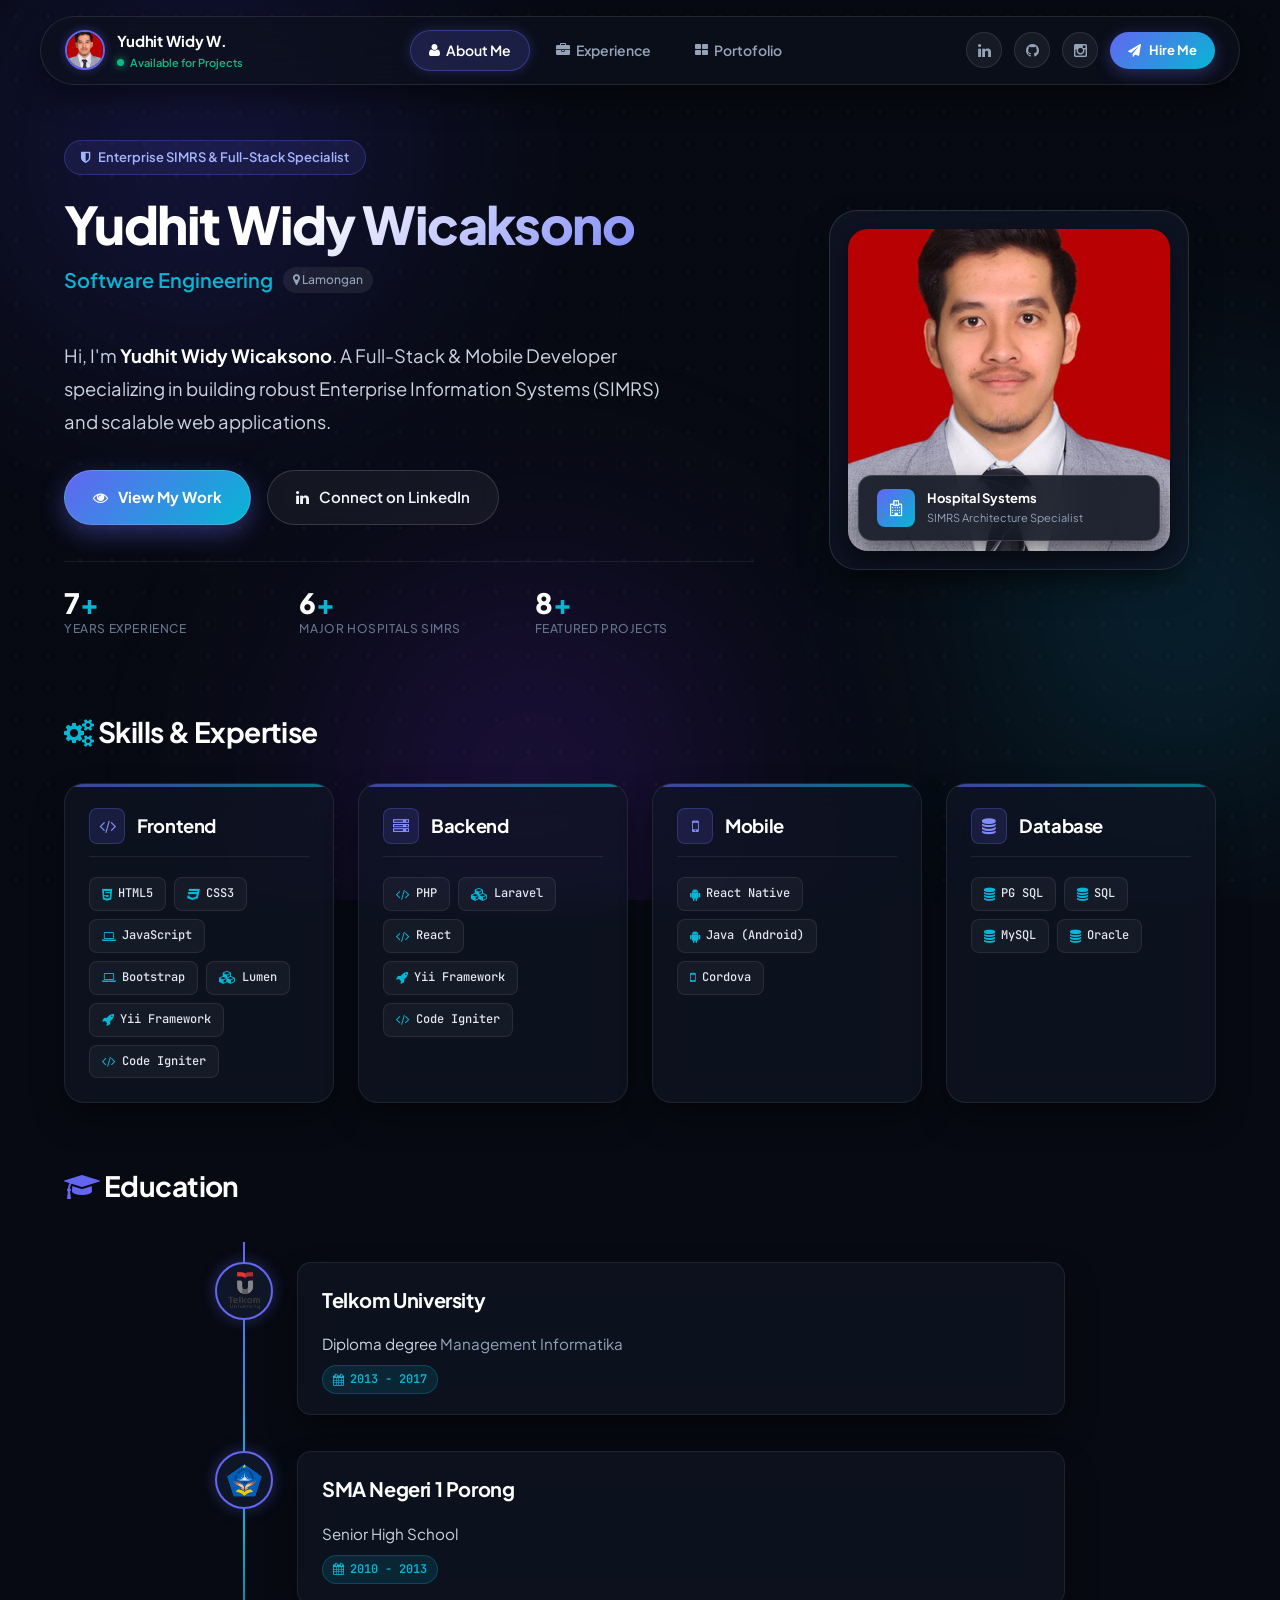
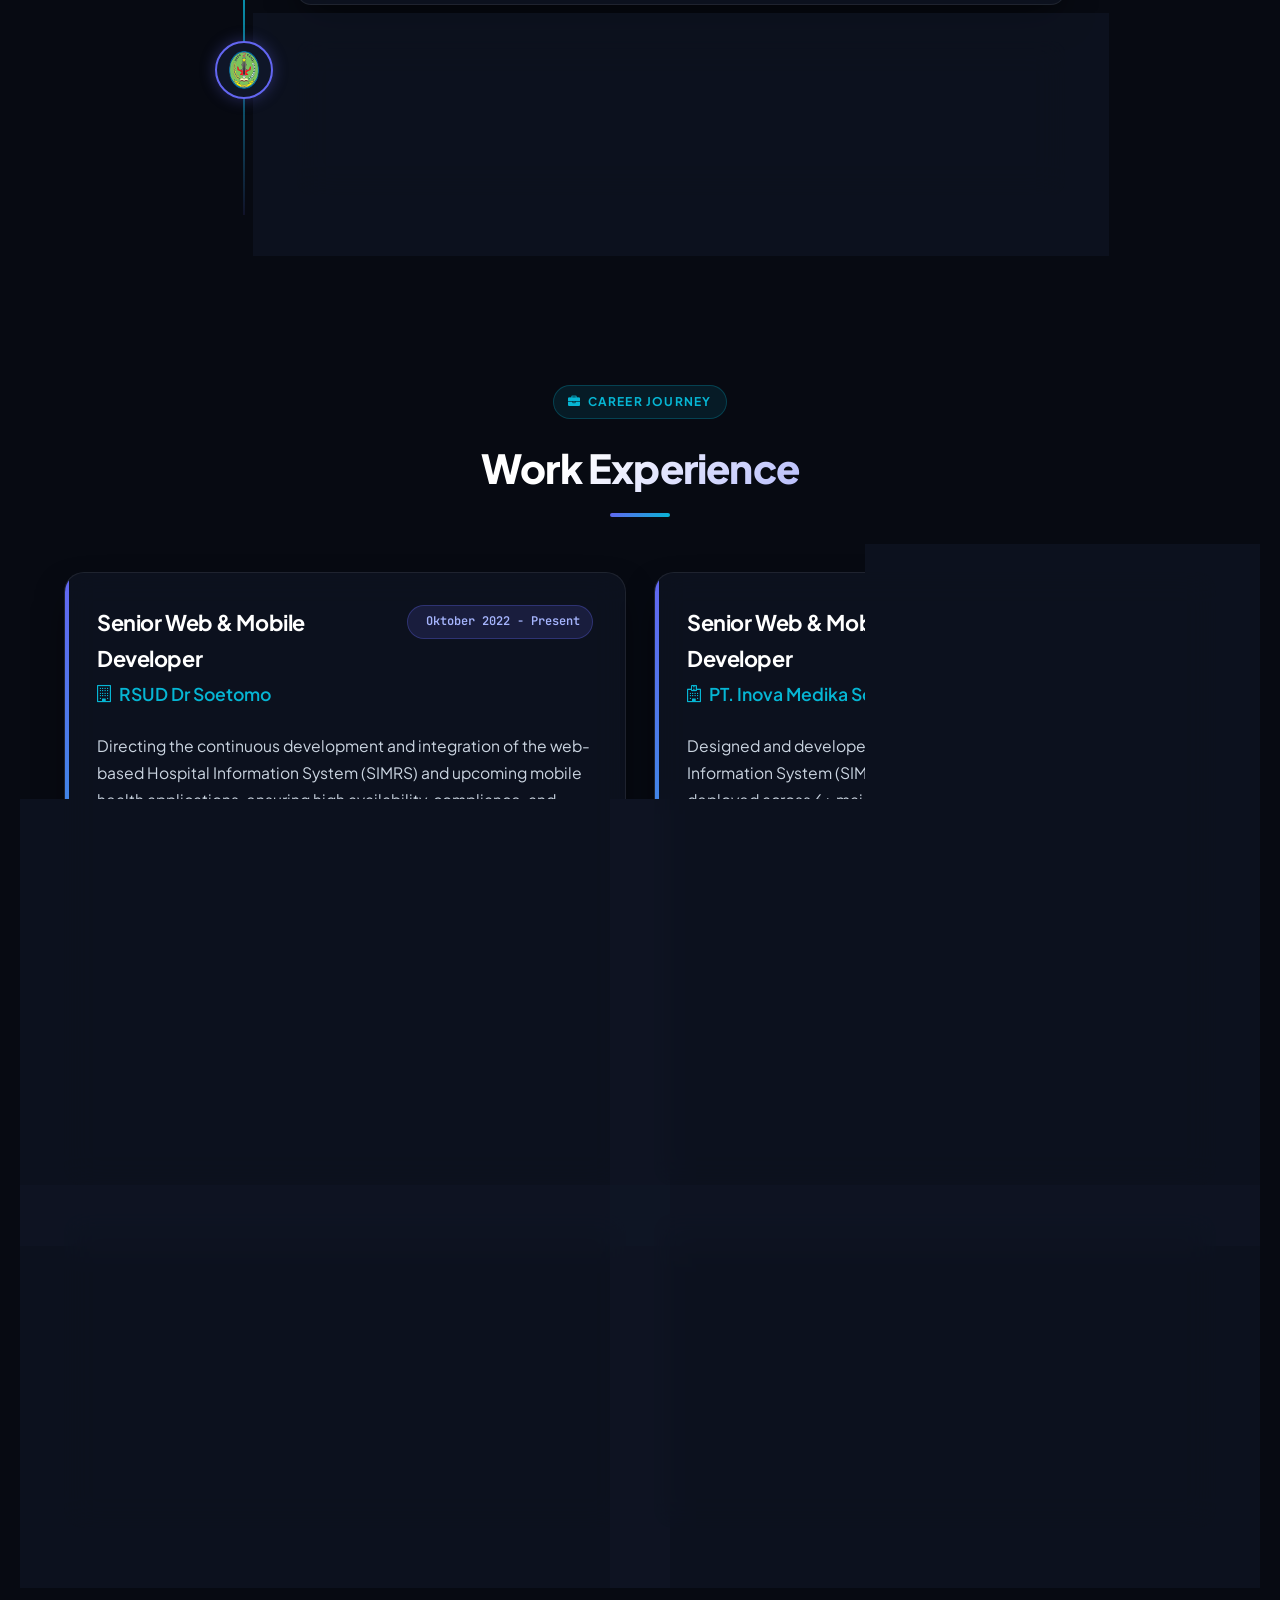
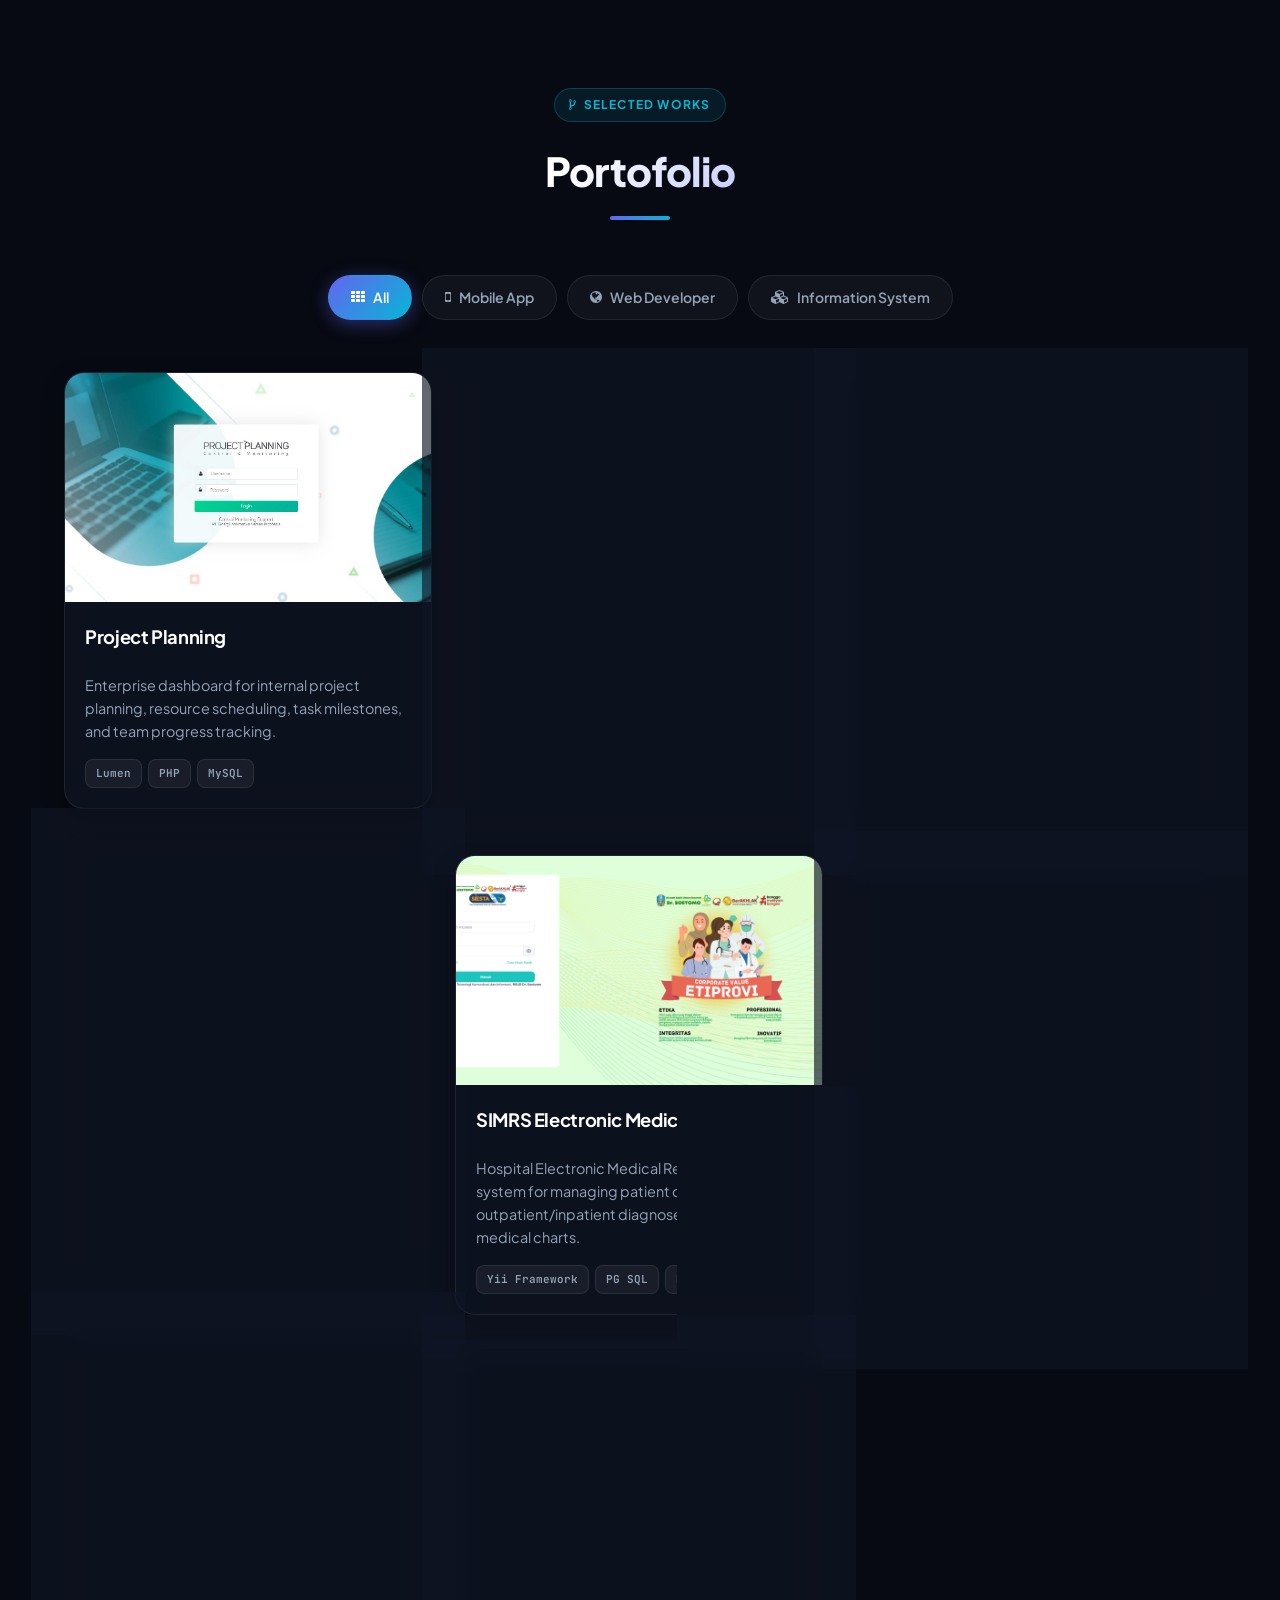
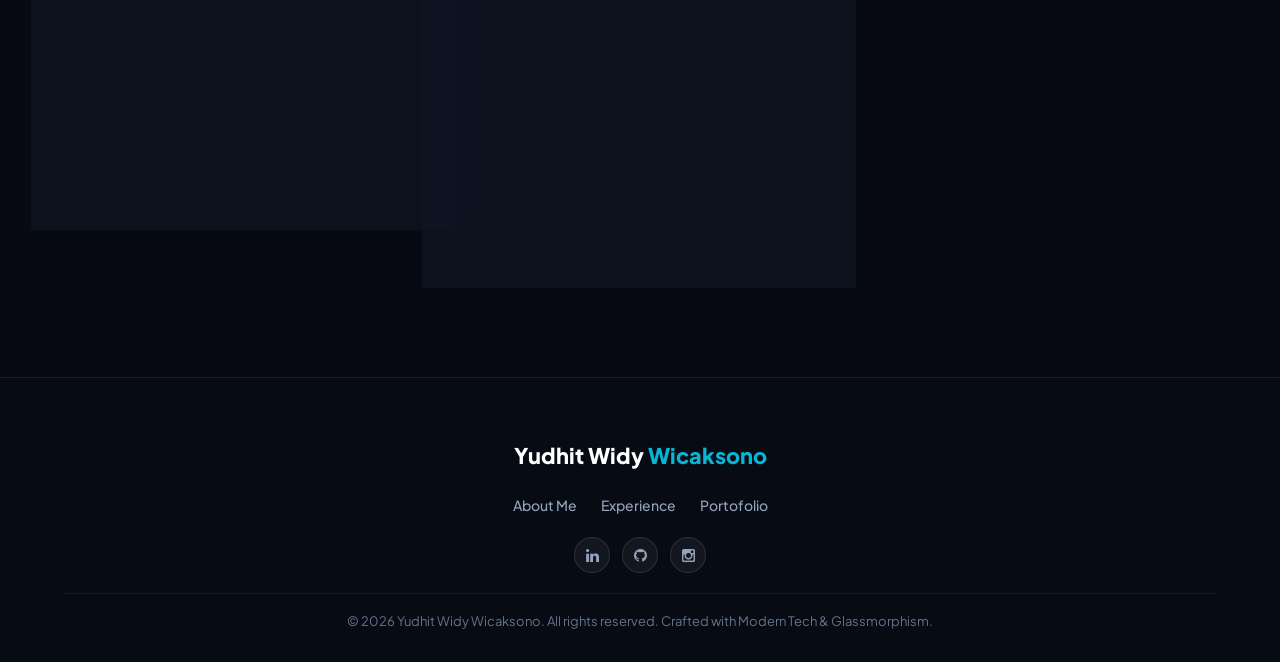
<file: index.html>
<!DOCTYPE html>
<html lang="en">

<head>
  <meta charset="utf-8" />
  <meta name="viewport" content="width=device-width, initial-scale=1, shrink-to-fit=no" />
  <meta name="description"
    content="Portfolio of Yudhit Widy Wicaksono - Full-Stack & Mobile Developer specializing in Enterprise Information Systems (SIMRS)." />
  <meta name="author" content="Yudhit Widy Wicaksono" />

  <!-- Google Fonts: Plus Jakarta Sans & JetBrains Mono -->
  <link rel="preconnect" href="https://fonts.googleapis.com">
  <link rel="preconnect" href="https://fonts.gstatic.com" crossorigin>
  <link
    href="https://fonts.googleapis.com/css2?family=JetBrains+Mono:wght@400;500;600&family=Plus+Jakarta+Sans:wght@300;400;500;600;700;800&display=swap"
    rel="stylesheet">

  <title>Portofolio || Yudhit Widy Wicaksono</title>

  <!-- Vendor & Core Styles -->
  <link rel="stylesheet" href="assets/css/fontawesome.css" />
  <link rel="stylesheet" href="assets/css/lightbox.css" />

  <!-- Modern Dark & Glassmorphism Stylesheet -->
  <link rel="stylesheet" href="assets/css/modern-dark.css" />

  <!-- Content & Source Code Protection -->
  <script src="assets/js/content-protection.js" defer></script>
</head>

<body oncontextmenu="return false;" ondragstart="return false;" onselectstart="return false;">
  <!-- Ambient Glow Background Mesh -->
  <div class="bg-ambient-layer">
    <div class="bg-ambient-orb bg-orb-1"></div>
    <div class="bg-ambient-orb bg-orb-2"></div>
    <div class="bg-ambient-orb bg-orb-3"></div>
  </div>
  <div class="bg-grid-overlay"></div>

  <!-- Modern Floating Glass Navigation Bar -->
  <header class="site-header" id="site-header">
    <div class="nav-glass-container">
      <a href="#section1" class="nav-brand">
        <div class="brand-avatar">
          <img src="assets/images/photo.jpg" alt="Yudhit Widy Wicaksono" />
        </div>
        <div class="brand-meta">
          <span class="brand-name">Yudhit Widy W.</span>
          <span class="brand-status"><span class="status-dot"></span> Available for Projects</span>
        </div>
      </a>

      <!-- Desktop Navigation Links -->
      <nav class="desktop-nav" role="navigation">
        <ul class="nav-links">
          <li class="active"><a href="#section1"><i class="fa fa-user"></i> About Me</a></li>
          <li><a href="#section2"><i class="fa fa-briefcase"></i> Experience</a></li>
          <li><a href="#section3"><i class="fa fa-th-large"></i> Portofolio</a></li>
        </ul>
      </nav>

      <!-- Social Links & Action -->
      <div class="nav-actions">
        <a href="https://www.linkedin.com/in/yudhit-widy-wicaksono-54a5a714a/" target="_blank" rel="noopener noreferrer"
          class="nav-social-btn" title="LinkedIn">
          <i class="fa fa-linkedin"></i>
        </a>
        <a href="https://app.circleci.com/pipelines/github/yudhitwicaksono" target="_blank" rel="noopener noreferrer"
          class="nav-social-btn" title="CircleCI / GitHub">
          <i class="fa fa-github"></i>
        </a>
        <a href="https://www.instagram.com/yudhitwicaksono" target="_blank" rel="noopener noreferrer"
          class="nav-social-btn" title="Instagram">
          <i class="fa fa-instagram"></i>
        </a>
        <a href="https://www.linkedin.com/in/yudhit-widy-wicaksono-54a5a714a/" target="_blank" class="btn-nav-cta">
          <i class="fa fa-paper-plane"></i> Hire Me
        </a>
        <!-- Mobile Menu Toggle Button -->
        <button class="mobile-nav-toggle" id="mobile-nav-toggle" aria-label="Toggle navigation">
          <i class="fa fa-bars" id="menu-icon"></i>
        </button>
      </div>
    </div>
  </header>

  <!-- Mobile Drawer Menu -->
  <div class="mobile-drawer" id="mobile-drawer">
    <ul class="mobile-drawer-links">
      <li class="active"><a href="#section1"><i class="fa fa-user"></i> About Me</a></li>
      <li><a href="#section2"><i class="fa fa-briefcase"></i> Experience</a></li>
      <li><a href="#section3"><i class="fa fa-th-large"></i> Portofolio</a></li>
    </ul>
    <div class="mobile-drawer-socials">
      <a href="https://www.linkedin.com/in/yudhit-widy-wicaksono-54a5a714a/" target="_blank" class="nav-social-btn"
        title="LinkedIn">
        <i class="fa fa-linkedin"></i>
      </a>
      <a href="https://app.circleci.com/pipelines/github/yudhitwicaksono" target="_blank" class="nav-social-btn"
        title="GitHub">
        <i class="fa fa-github"></i>
      </a>
      <a href="https://www.instagram.com/yudhitwicaksono" target="_blank" class="nav-social-btn" title="Instagram">
        <i class="fa fa-instagram"></i>
      </a>
    </div>
  </div>

  <main>
    <!-- Section 1: Hero & About Me -->
    <section class="section hero-section" id="section1" data-section="section1">
      <div class="app-container">

        <!-- Hero Introduction Grid -->
        <div class="hero-grid">
          <div class="hero-content">
            <div class="hero-pill-badge">
              <i class="fa fa-shield"></i> Enterprise SIMRS & Full-Stack Specialist
            </div>

            <h1 class="hero-name">
              <span class="text-gradient">Yudhit Widy Wicaksono</span>
            </h1>

            <div class="hero-title-role">
              <span>Software Engineering</span>
              <span class="role-badge-city"><i class="fa fa-map-marker"></i> Lamongan</span>
            </div>

            <p class="hero-hook-modern">
              Hi, I'm <strong>Yudhit Widy Wicaksono</strong>. A Full-Stack & Mobile Developer specializing in building
              robust Enterprise Information Systems (SIMRS) and scalable web applications.
            </p>

            <div class="hero-cta-group">
              <a href="#section3" class="btn-modern-primary">
                <i class="fa fa-eye"></i> View My Work
              </a>
              <a href="https://www.linkedin.com/in/yudhit-widy-wicaksono-54a5a714a/" target="_blank"
                rel="noopener noreferrer" class="btn-modern-secondary">
                <i class="fa fa-linkedin"></i> Connect on LinkedIn
              </a>
            </div>

            <div class="hero-metrics">
              <div class="metric-item">
                <span class="metric-number">7<span class="accent">+</span></span>
                <span class="metric-label">Years Experience</span>
              </div>
              <div class="metric-item">
                <span class="metric-number">6<span class="accent">+</span></span>
                <span class="metric-label">Major Hospitals SIMRS</span>
              </div>
              <div class="metric-item">
                <span class="metric-number">8<span class="accent">+</span></span>
                <span class="metric-label">Featured Projects</span>
              </div>
            </div>
          </div>

          <!-- Hero Profile Card / Showcase -->
          <div class="hero-visual">
            <div class="hero-profile-card">
              <div class="profile-card-image-wrap">
                <img src="assets/images/photo.jpg" alt="Yudhit Widy Wicaksono" />
              </div>
              <div class="profile-floating-badge">
                <div class="floating-badge-icon">
                  <i class="fa fa-hospital-o"></i>
                </div>
                <div class="floating-badge-text">
                  <span class="floating-badge-title">Hospital Systems</span>
                  <span class="floating-badge-sub">SIMRS Architecture Specialist</span>
                </div>
              </div>
            </div>
          </div>
        </div>

        <!-- Skills & Expertise Sub-Section -->
        <div class="skills-section-block">
          <div class="skills-block-header">
            <h3><i class="fa fa-cogs" style="color: var(--accent-secondary);"></i> Skills & Expertise</h3>
          </div>

          <div class="skills-grid-modern">
            <!-- Frontend Category -->
            <div class="glass-panel skill-category-card">
              <div class="skill-card-head">
                <div class="skill-head-icon"><i class="fa fa-code"></i></div>
                <h4>Frontend</h4>
              </div>
              <div class="skill-badges-container">
                <span class="skill-tag-badge"><i class="fa fa-html5"></i> HTML5</span>
                <span class="skill-tag-badge"><i class="fa fa-css3"></i> CSS3</span>
                <span class="skill-tag-badge"><i class="fa fa-laptop"></i> JavaScript</span>
                <span class="skill-tag-badge"><i class="fa fa-laptop"></i> Bootstrap</span>
                <span class="skill-tag-badge"><i class="fa fa-cubes"></i> Lumen</span>
                <span class="skill-tag-badge"><i class="fa fa-rocket"></i> Yii Framework</span>
                <span class="skill-tag-badge"><i class="fa fa-code"></i> Code Igniter</span>
              </div>
            </div>

            <!-- Backend Category -->
            <div class="glass-panel skill-category-card">
              <div class="skill-card-head">
                <div class="skill-head-icon"><i class="fa fa-server"></i></div>
                <h4>Backend</h4>
              </div>
              <div class="skill-badges-container">
                <span class="skill-tag-badge"><i class="fa fa-code"></i> PHP</span>
                <span class="skill-tag-badge"><i class="fa fa-cubes"></i> Laravel</span>
                <span class="skill-tag-badge"><i class="fa fa-code"></i> React</span>
                <span class="skill-tag-badge"><i class="fa fa-rocket"></i> Yii Framework</span>
                <span class="skill-tag-badge"><i class="fa fa-code"></i> Code Igniter</span>
              </div>
            </div>

            <!-- Mobile Category -->
            <div class="glass-panel skill-category-card">
              <div class="skill-card-head">
                <div class="skill-head-icon"><i class="fa fa-mobile"></i></div>
                <h4>Mobile</h4>
              </div>
              <div class="skill-badges-container">
                <span class="skill-tag-badge"><i class="fa fa-android"></i> React Native</span>
                <span class="skill-tag-badge"><i class="fa fa-android"></i> Java (Android)</span>
                <span class="skill-tag-badge"><i class="fa fa-mobile"></i> Cordova</span>
              </div>
            </div>

            <!-- Database Category -->
            <div class="glass-panel skill-category-card">
              <div class="skill-card-head">
                <div class="skill-head-icon"><i class="fa fa-database"></i></div>
                <h4>Database</h4>
              </div>
              <div class="skill-badges-container">
                <span class="skill-tag-badge"><i class="fa fa-database"></i> PG SQL</span>
                <span class="skill-tag-badge"><i class="fa fa-database"></i> SQL</span>
                <span class="skill-tag-badge"><i class="fa fa-database"></i> MySQL</span>
                <span class="skill-tag-badge"><i class="fa fa-database"></i> Oracle</span>
              </div>
            </div>
          </div>
        </div>

        <!-- Education Sub-Section -->
        <div class="education-section-block">
          <div class="education-block-header">
            <h3><i class="fa fa-graduation-cap" style="color: var(--accent-primary);"></i> Education</h3>
          </div>

          <div class="timeline-modern">
            <!-- Telkom University Node -->
            <div class="timeline-modern-item">
              <div class="timeline-modern-node">
                <img src="assets/images/telkom-logo.png" alt="Telkom University Logo" class="timeline-modern-logo" />
              </div>
              <div class="glass-panel timeline-modern-card">
                <h4>Telkom University</h4>
                <p class="timeline-degree-sub">Diploma degree <span class="text-muted">Management Informatika</span></p>
                <span class="timeline-date-badge"><i class="fa fa-calendar"></i> 2013 - 2017</span>
              </div>
            </div>

            <!-- SMA Negeri 1 Porong Node -->
            <div class="timeline-modern-item">
              <div class="timeline-modern-node">
                <img src="assets/images/sman1porong-logo.png" alt="SMA Negeri 1 Porong Logo"
                  class="timeline-modern-logo" />
              </div>
              <div class="glass-panel timeline-modern-card">
                <h4>SMA Negeri 1 Porong</h4>
                <p class="timeline-degree-sub text-muted">Senior High School</p>
                <span class="timeline-date-badge"><i class="fa fa-calendar"></i> 2010 - 2013</span>
              </div>
            </div>

            <!-- SMP Negeri 2 Candi Node -->
            <div class="timeline-modern-item">
              <div class="timeline-modern-node">
                <img src="assets/images/smpn2candi-logo.png" alt="SMP Negeri 2 Candi Logo"
                  class="timeline-modern-logo" />
              </div>
              <div class="glass-panel timeline-modern-card">
                <h4>SMP Negeri 2 Candi</h4>
                <p class="timeline-degree-sub text-muted">Junior High School</p>
                <span class="timeline-date-badge"><i class="fa fa-calendar"></i> 2007 - 2010</span>
              </div>
            </div>
          </div>
        </div>

      </div>
    </section>

    <!-- Section 2: Work Experience -->
    <section class="section" id="section2" data-section="section2">
      <div class="app-container">
        <div class="section-heading-modern">
          <div class="section-badge"><i class="fa fa-briefcase"></i> Career Journey</div>
          <h2>Work Experience</h2>
          <div class="heading-divider"></div>
        </div>

        <div class="experience-grid">
          <!-- Item 1: RSUD Dr Soetomo -->
          <div class="glass-panel experience-card">
            <div class="experience-card-header">
              <div>
                <h4 class="exp-role-title">Senior Web & Mobile Developer</h4>
                <div class="exp-company"><i class="fa fa-building-o"></i> RSUD Dr Soetomo</div>
              </div>
              <span class="exp-date-pill"><i class="fa fa-calendar-check-o"></i> Oktober 2022 - Present</span>
            </div>
            <p class="exp-desc">
              Directing the continuous development and integration of the web-based Hospital Information System
              (SIMRS) and upcoming mobile health applications, ensuring high availability, compliance, and optimized
              performance for medical staff and patients.
            </p>
          </div>

          <!-- Item 2: PT. Inova Medika Solusindo -->
          <div class="glass-panel experience-card">
            <div class="experience-card-header">
              <div>
                <h4 class="exp-role-title">Senior Web & Mobile Developer</h4>
                <div class="exp-company"><i class="fa fa-hospital-o"></i> PT. Inova Medika Solusindo</div>
              </div>
              <span class="exp-date-pill"><i class="fa fa-calendar"></i> April 2019 - September 2022</span>
            </div>
            <p class="exp-desc">
              Designed and developed core modules for the Hospital Information System (SIMRS) using Yii Framework,
              successfully deployed across 6+ major hospitals to improve administrative workflow efficiency:
            </p>
            <ul class="hospital-list-modern">
              <li><i class="fa fa-check-circle"></i> RSUD Dr. Soetomo Surabaya</li>
              <li><i class="fa fa-check-circle"></i> RS William Booth Surabaya</li>
              <li><i class="fa fa-check-circle"></i> RS Citra Medika Sidoarjo</li>
              <li><i class="fa fa-check-circle"></i> RS Ibu dan Anak Kendangsari &amp; Merr Surabaya</li>
              <li><i class="fa fa-check-circle"></i> RS Priscilla Medical Center Cilacap</li>
              <li><i class="fa fa-check-circle"></i> RS Bali Medical Buleleng Bali</li>
            </ul>
          </div>

          <!-- Item 3: PT Sinergi Informatika Semen Indonesia -->
          <div class="glass-panel experience-card">
            <div class="experience-card-header">
              <div>
                <h4 class="exp-role-title">Web Developer</h4>
                <div class="exp-company"><i class="fa fa-building"></i> PT. Sinergi Informatika Semen Indonesia</div>
              </div>
              <span class="exp-date-pill"><i class="fa fa-calendar"></i> Oktober 2018 - April 2019</span>
            </div>
            <p class="exp-desc">
              Architected and implemented a secure web-based internal company information system with the Laravel
              framework to streamline data synchronization and communication across divisions.
            </p>
          </div>

          <!-- Item 4: PT WebHozz Media -->
          <div class="glass-panel experience-card">
            <div class="experience-card-header">
              <div>
                <h4 class="exp-role-title">Web &amp; Android Development Trainer</h4>
                <div class="exp-company"><i class="fa fa-graduation-cap"></i> PT. WebHozz Media</div>
              </div>
              <span class="exp-date-pill"><i class="fa fa-calendar"></i> Februari 2018 - Oktober 2018</span>
            </div>
            <p class="exp-desc">
              Delivered professional training programs in Web Design (HTML/CSS) and Android Development (Cordova/PHP),
              mentoring 50+ students and professionals in building responsive apps.
            </p>
          </div>
        </div>

      </div>
    </section>

    <!-- Section 3: Portofolio -->
    <section class="section" id="section3" data-section="section3">
      <div class="app-container">
        <div class="section-heading-modern">
          <div class="section-badge"><i class="fa fa-code-fork"></i> Selected Works</div>
          <h2>Portofolio</h2>
          <div class="heading-divider"></div>
        </div>

        <div class="isotope-wrapper">
          <!-- Modern Category Filter Toolbar -->
          <form class="portfolio-toolbar">
            <label>
              <input type="radio" data-type="*" checked="" name="isotope-filter" />
              <span><i class="fa fa-th"></i> All</span>
            </label>
            <label>
              <input type="radio" data-type="mobile" name="isotope-filter" />
              <span><i class="fa fa-mobile"></i> Mobile App</span>
            </label>
            <label>
              <input type="radio" data-type="web" name="isotope-filter" />
              <span><i class="fa fa-globe"></i> Web Developer</span>
            </label>
            <label>
              <input type="radio" data-type="sisfo" name="isotope-filter" />
              <span><i class="fa fa-cubes"></i> Information System</span>
            </label>
          </form>

          <!-- Portfolio Grid Items -->
          <div class="isotope-box">

            <!-- Project 1 (Web) -->
            <div class="isotope-item" data-type="web">
              <div class="portfolio-modern-card">
                <div class="portfolio-thumb-wrapper">
                  <img src="assets/images/photo_1.jpg" alt="SISI Internal Dashboard" />
                  <div class="portfolio-overlay-actions">
                    <a href="assets/images/photo_1.jpg" data-lightbox="portfolio" data-title="Project Planning"
                      class="btn-overlay-preview" title="View Preview">
                      <i class="fa fa-search-plus"></i>
                    </a>
                  </div>
                </div>
                <div class="portfolio-card-body">
                  <h4>Project Planning</h4>
                  <p>Enterprise dashboard for internal project planning, resource scheduling, task milestones, and team
                    progress tracking.</p>
                  <div class="portfolio-card-tags">
                    <span class="portfolio-tag">Lumen</span>
                    <span class="portfolio-tag">PHP</span>
                    <span class="portfolio-tag">MySQL</span>
                  </div>
                </div>
              </div>
            </div>

            <!-- Project 2 (sisfo) -->
            <div class="isotope-item" data-type="sisfo">
              <div class="portfolio-modern-card">
                <div class="portfolio-thumb-wrapper">
                  <img src="assets/images/photo_4.png" alt="Asset Management System" />
                  <div class="portfolio-overlay-actions">
                    <a href="assets/images/photo_4.png" data-lightbox="portfolio" data-title="Asset Management System"
                      class="btn-overlay-preview" title="View Preview">
                      <i class="fa fa-search-plus"></i>
                    </a>
                  </div>
                </div>
                <div class="portfolio-card-body">
                  <h4>Asset Management System</h4>
                  <p>Web-based enterprise system for tracking company physical assets, inventory depreciation,
                    maintenance cycles, and equipment allocation.</p>
                  <div class="portfolio-card-tags">
                    <span class="portfolio-tag">PHP</span>
                    <span class="portfolio-tag">MySQL</span>
                    <span class="portfolio-tag">Code Igniter</span>
                  </div>
                </div>
              </div>
            </div>

            <!-- Project 3 (sisfo) -->
            <div class="isotope-item" data-type="sisfo">
              <div class="portfolio-modern-card">
                <div class="portfolio-thumb-wrapper">
                  <img src="assets/images/photo_5.png" alt="WebHozz Student Hub" />
                  <div class="portfolio-overlay-actions">
                    <a href="assets/images/photo_5.png" data-lightbox="portfolio" data-title="WebHozz Student Hub"
                      class="btn-overlay-preview" title="View Preview">
                      <i class="fa fa-search-plus"></i>
                    </a>
                  </div>
                </div>
                <div class="portfolio-card-body">
                  <h4>WebHozz Student Hub</h4>
                  <p>Interactive student portal and learning management hub for accessing course schedules, training
                    materials, and project submissions.</p>
                  <div class="portfolio-card-tags">
                    <span class="portfolio-tag">PHP</span>
                    <span class="portfolio-tag">MySQL</span>
                    <span class="portfolio-tag">Code Igniter</span>
                  </div>
                </div>
              </div>
            </div>

            <!-- Project 4 (sisfo) -->
            <div class="isotope-item" data-type="sisfo">
              <div class="portfolio-modern-card">
                <div class="portfolio-thumb-wrapper">
                  <img src="assets/images/photo_6.png" alt="Sanksi Management System" />
                  <div class="portfolio-overlay-actions">
                    <a href="assets/images/photo_6.png" data-lightbox="portfolio" data-title="SI Sanksi dan Pelanggaran"
                      class="btn-overlay-preview" title="View Preview">
                      <i class="fa fa-search-plus"></i>
                    </a>
                  </div>
                </div>
                <div class="portfolio-card-body">
                  <h4>SI Sanksi dan Pelanggaran</h4>
                  <p>Disciplinary tracking system for logging conduct violations, calculating student sanction points,
                    and managing official disciplinary records.</p>
                  <div class="portfolio-card-tags">
                    <span class="portfolio-tag">PHP</span>
                    <span class="portfolio-tag">MySQL</span>
                    <span class="portfolio-tag">Code Igniter</span>
                  </div>
                </div>
              </div>
            </div>

            <!-- Project 5 (Web) -->
            <div class="isotope-item" data-type="web">
              <div class="portfolio-modern-card">
                <div class="portfolio-thumb-wrapper">
                  <img src="assets/images/photo_siesta.png" alt="SIMRS Electronic Medical Records" />
                  <div class="portfolio-overlay-actions">
                    <a href="assets/images/photo_siesta.png" data-lightbox="portfolio"
                      data-title="SIMRS Electronic Medical Records" class="btn-overlay-preview" title="View Preview">
                      <i class="fa fa-search-plus"></i>
                    </a>
                  </div>
                </div>
                <div class="portfolio-card-body">
                  <h4>SIMRS Electronic Medical Records</h4>
                  <p>Hospital Electronic Medical Record (EMR) system for managing patient clinical histories,
                    outpatient/inpatient diagnoses, and digital medical charts.</p>
                  <div class="portfolio-card-tags">
                    <span class="portfolio-tag">Yii Framework</span>
                    <span class="portfolio-tag">PG SQL</span>
                    <span class="portfolio-tag">PHP</span>
                  </div>
                </div>
              </div>
            </div>

            <!-- Project 6 (Mobile) -->
            <div class="isotope-item" data-type="mobile">
              <div class="portfolio-modern-card">
                <div class="portfolio-thumb-wrapper">
                  <img src="assets/images/photo_9.jpg" alt="SIMRS Mobile Patient App" />
                  <div class="portfolio-overlay-actions">
                    <a href="assets/images/photo_9.jpg" data-lightbox="portfolio" data-title="SIMRS Mobile Patient App"
                      class="btn-overlay-preview" title="View Preview">
                      <i class="fa fa-search-plus"></i>
                    </a>
                  </div>
                </div>
                <div class="portfolio-card-body">
                  <h4>SIMRS Mobile Patient App</h4>
                  <p>Patient mobile application for online clinic registration, doctor appointment booking, and
                    real-time outpatient queue tracking.</p>
                  <div class="portfolio-card-tags">
                    <span class="portfolio-tag">Java</span>
                    <span class="portfolio-tag">Android Studio</span>
                    <span class="portfolio-tag">Cordova</span>
                    <span class="portfolio-tag">JavaScript</span>
                    <span class="portfolio-tag">PHP</span>
                    <span class="portfolio-tag">HTML</span>
                  </div>
                </div>
              </div>
            </div>

            <!-- Project 7 (Mobile) -->
            <div class="isotope-item" data-type="mobile">
              <div class="portfolio-modern-card">
                <div class="portfolio-thumb-wrapper">
                  <img src="assets/images/photo_10.jpg" alt="SIMRS Mobile Doctor App" />
                  <div class="portfolio-overlay-actions">
                    <a href="assets/images/photo_10.jpg" data-lightbox="portfolio" data-title="SIMRS Mobile Doctor App"
                      class="btn-overlay-preview" title="View Preview">
                      <i class="fa fa-search-plus"></i>
                    </a>
                  </div>
                </div>
                <div class="portfolio-card-body">
                  <h4>SIMRS Mobile Doctor App</h4>
                  <p>Physician mobile application for doctors to review electronic patient medical records, track
                    inpatient rounds, and issue digital prescriptions.</p>
                  <div class="portfolio-card-tags">
                    <span class="portfolio-tag">Java</span>
                    <span class="portfolio-tag">Android Studio</span>
                    <span class="portfolio-tag">Cordova</span>
                    <span class="portfolio-tag">JavaScript</span>
                    <span class="portfolio-tag">PHP</span>
                    <span class="portfolio-tag">HTML</span>
                  </div>
                </div>
              </div>
            </div>

            <!-- Project 8 (Web) -->
            <div class="isotope-item" data-type="web">
              <div class="portfolio-modern-card">
                <div class="portfolio-thumb-wrapper">
                  <img src="assets/images/photo_k3rs.png" alt="Health and Safety Soetomo Report" />
                  <div class="portfolio-overlay-actions">
                    <a href="assets/images/photo_k3rs.png" data-lightbox="portfolio"
                      data-title="Health and Safety Soetomo Report (K3RS) - RSUD Dr. Soetomo"
                      class="btn-overlay-preview" title="View Preview">
                      <i class="fa fa-search-plus"></i>
                    </a>
                  </div>
                </div>
                <div class="portfolio-card-body">
                  <h4>Health and Safety Soetomo Report</h4>
                  <p>Web-based Hospital Occupational Health and Safety (K3RS) incident reporting and safety compliance
                    system for RSUD Dr. Soetomo, designed to log workplace safety incidents, monitor risk factors, and
                    manage committee safety audits.</p>
                  <div class="portfolio-card-tags">
                    <span class="portfolio-tag">Laravel</span>
                    <span class="portfolio-tag">PG SQL</span>
                    <span class="portfolio-tag">PHP</span>
                    <span class="portfolio-tag">Bootstrap</span>
                  </div>
                </div>
              </div>
            </div>

          </div>
        </div>

      </div>
    </section>
  </main>

  <!-- Modern Site Footer -->
  <footer class="site-footer">
    <div class="app-container">
      <div class="footer-inner">
        <div class="footer-brand">Yudhit Widy <span>Wicaksono</span></div>
        <div class="footer-nav">
          <a href="#section1">About Me</a>
          <a href="#section2">Experience</a>
          <a href="#section3">Portofolio</a>
        </div>
        <div class="footer-socials">
          <a href="https://www.linkedin.com/in/yudhit-widy-wicaksono-54a5a714a/" target="_blank"
            rel="noopener noreferrer" class="nav-social-btn" title="LinkedIn">
            <i class="fa fa-linkedin"></i>
          </a>
          <a href="https://app.circleci.com/pipelines/github/yudhitwicaksono" target="_blank" rel="noopener noreferrer"
            class="nav-social-btn" title="CircleCI / GitHub">
            <i class="fa fa-github"></i>
          </a>
          <a href="https://www.instagram.com/yudhitwicaksono" target="_blank" rel="noopener noreferrer"
            class="nav-social-btn" title="Instagram">
            <i class="fa fa-instagram"></i>
          </a>
        </div>
        <p class="footer-copy">
          &copy; 2026 Yudhit Widy Wicaksono. All rights reserved. Crafted with Modern Tech &amp; Glassmorphism.
        </p>
      </div>
    </div>
  </footer>

  <!-- Floating Scroll To Top Button -->
  <button class="btn-scroll-top" id="scroll-top-btn" aria-label="Scroll to top">
    <i class="fa fa-chevron-up"></i>
  </button>

  <!-- Scripts -->
  <script src="vendor/jquery/jquery.min.js"></script>
  <script src="assets/js/isotope.min.js"></script>
  <script src="assets/js/lightbox.js"></script>
  <script>
    (function ($) {
      // Mobile Drawer Toggle
      var mobileBtn = $('#mobile-nav-toggle');
      var drawer = $('#mobile-drawer');
      var menuIcon = $('#menu-icon');

      mobileBtn.on('click', function () {
        drawer.toggleClass('open');
        if (drawer.hasClass('open')) {
          menuIcon.removeClass('fa-bars').addClass('fa-times');
        } else {
          menuIcon.removeClass('fa-times').addClass('fa-bars');
        }
      });

      $('.mobile-drawer-links a').on('click', function () {
        drawer.removeClass('open');
        menuIcon.removeClass('fa-times').addClass('fa-bars');
      });

      // Close drawer when clicking outside
      $(document).on('click', function (e) {
        if (!$(e.target).closest('#mobile-drawer, #mobile-nav-toggle').length) {
          if (drawer.hasClass('open')) {
            drawer.removeClass('open');
            menuIcon.removeClass('fa-times').addClass('fa-bars');
          }
        }
      });

      // Smooth section scrolling and active state tracking
      var showSection = function (section) {
        var direction = section.replace(/#/, "");
        var reqSection = $('.section').filter('[data-section="' + direction + '"]');
        if (reqSection.length) {
          $('html, body').animate({
            scrollTop: reqSection.offset().top - 70
          }, 600);
        }
      };

      $('.nav-links a, .mobile-drawer-links a, .hero-cta-group a[href^="#"], .footer-nav a').on('click', function (e) {
        var target = $(this).attr('href');
        if (target && target.startsWith('#')) {
          e.preventDefault();
          showSection(target);
        }
      });

      // Scroll Spy for Nav Highlighting
      $(window).on('scroll', function () {
        var scrollPos = $(window).scrollTop();

        // Scroll to top button visibility
        if (scrollPos > 400) {
          $('#scroll-top-btn').addClass('visible');
        } else {
          $('#scroll-top-btn').removeClass('visible');
        }

        $('.section').each(function () {
          var top = $(this).offset().top - 120;
          var bottom = top + $(this).outerHeight();
          if (scrollPos >= top && scrollPos < bottom) {
            var currentSection = $(this).data('section');
            $('.nav-links li, .mobile-drawer-links li').removeClass('active');
            $('.nav-links a[href="#' + currentSection + '"], .mobile-drawer-links a[href="#' + currentSection + '"]').parent().addClass('active');
          }
        });
      });

      $('#scroll-top-btn').on('click', function () {
        $('html, body').animate({ scrollTop: 0 }, 600);
      });

      // Isotope Grid Layout & Filtering
      $(window).on('load', function () {
        var $isotopeBox = $('.isotope-box').isotope({
          itemSelector: '.isotope-item',
          layoutMode: 'masonry',
          percentPosition: true
        });

        // Filter on radio change
        $('.portfolio-toolbar input[type="radio"]').on('change', function () {
          var type = $(this).data('type') || '*';
          if (type !== '*') {
            type = '[data-type="' + type + '"]';
          }
          $isotopeBox.isotope({ filter: type });
        });

        // Trigger layout on images load
        $isotopeBox.find('img').on('load', function () {
          $isotopeBox.isotope('layout');
        });
      });

      // Lightbox config
      if (typeof lightbox !== 'undefined') {
        lightbox.option({
          resizeDuration: 250,
          wrapAround: true,
          fadeDuration: 300
        });
      }
    })(jQuery);
  </script>
</body>

</html>
</file>
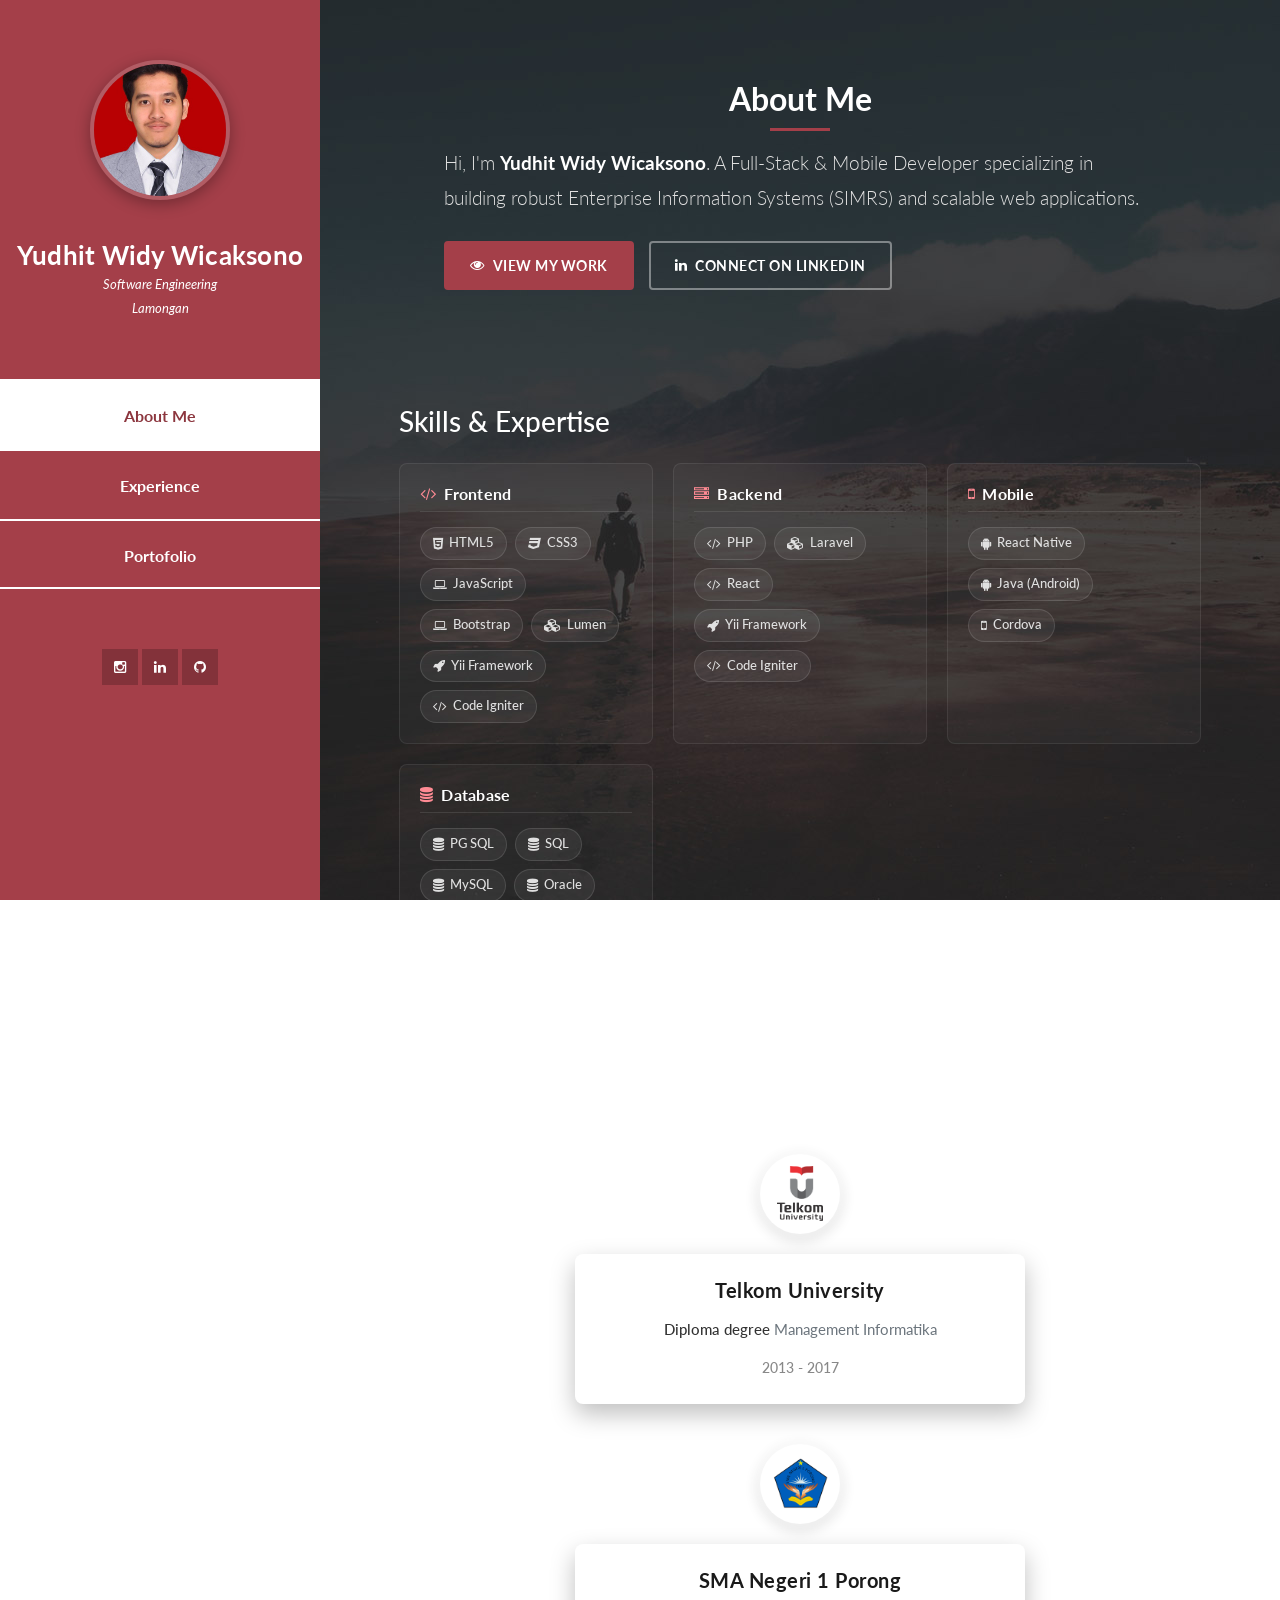
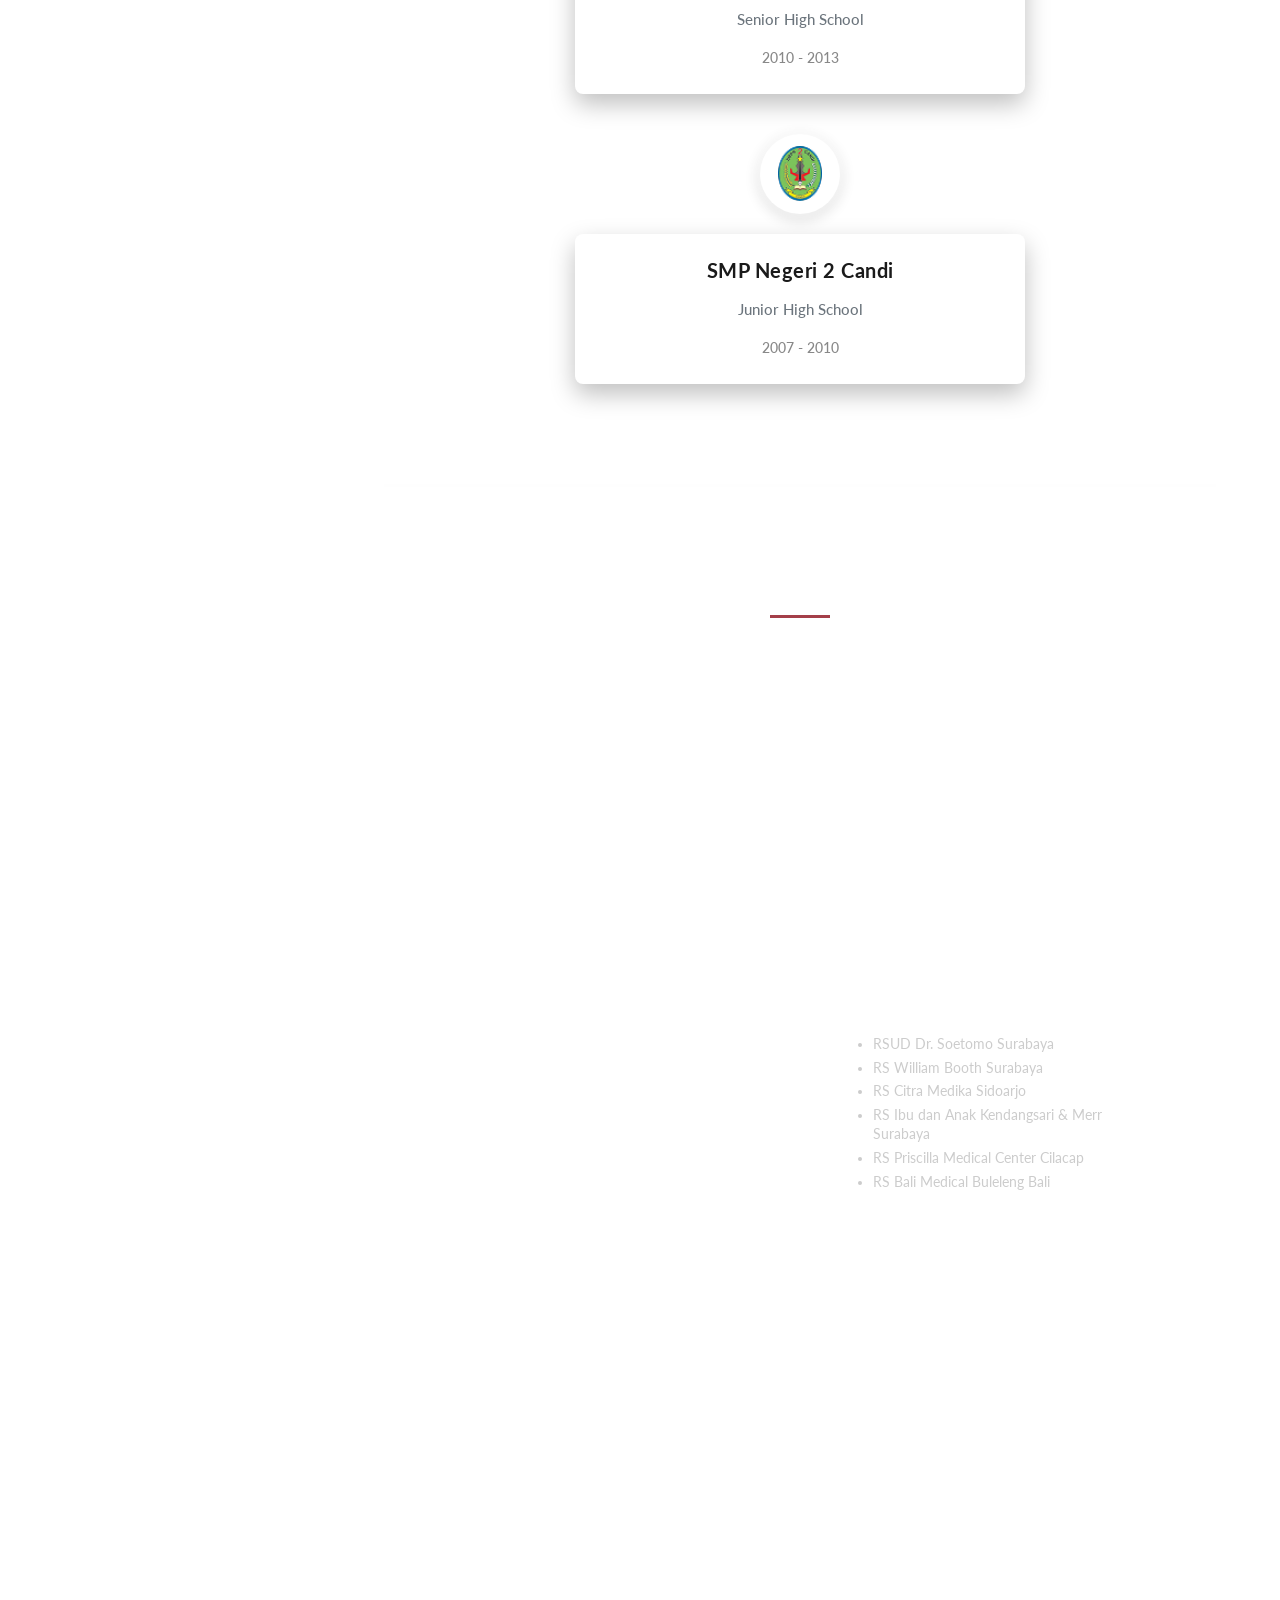
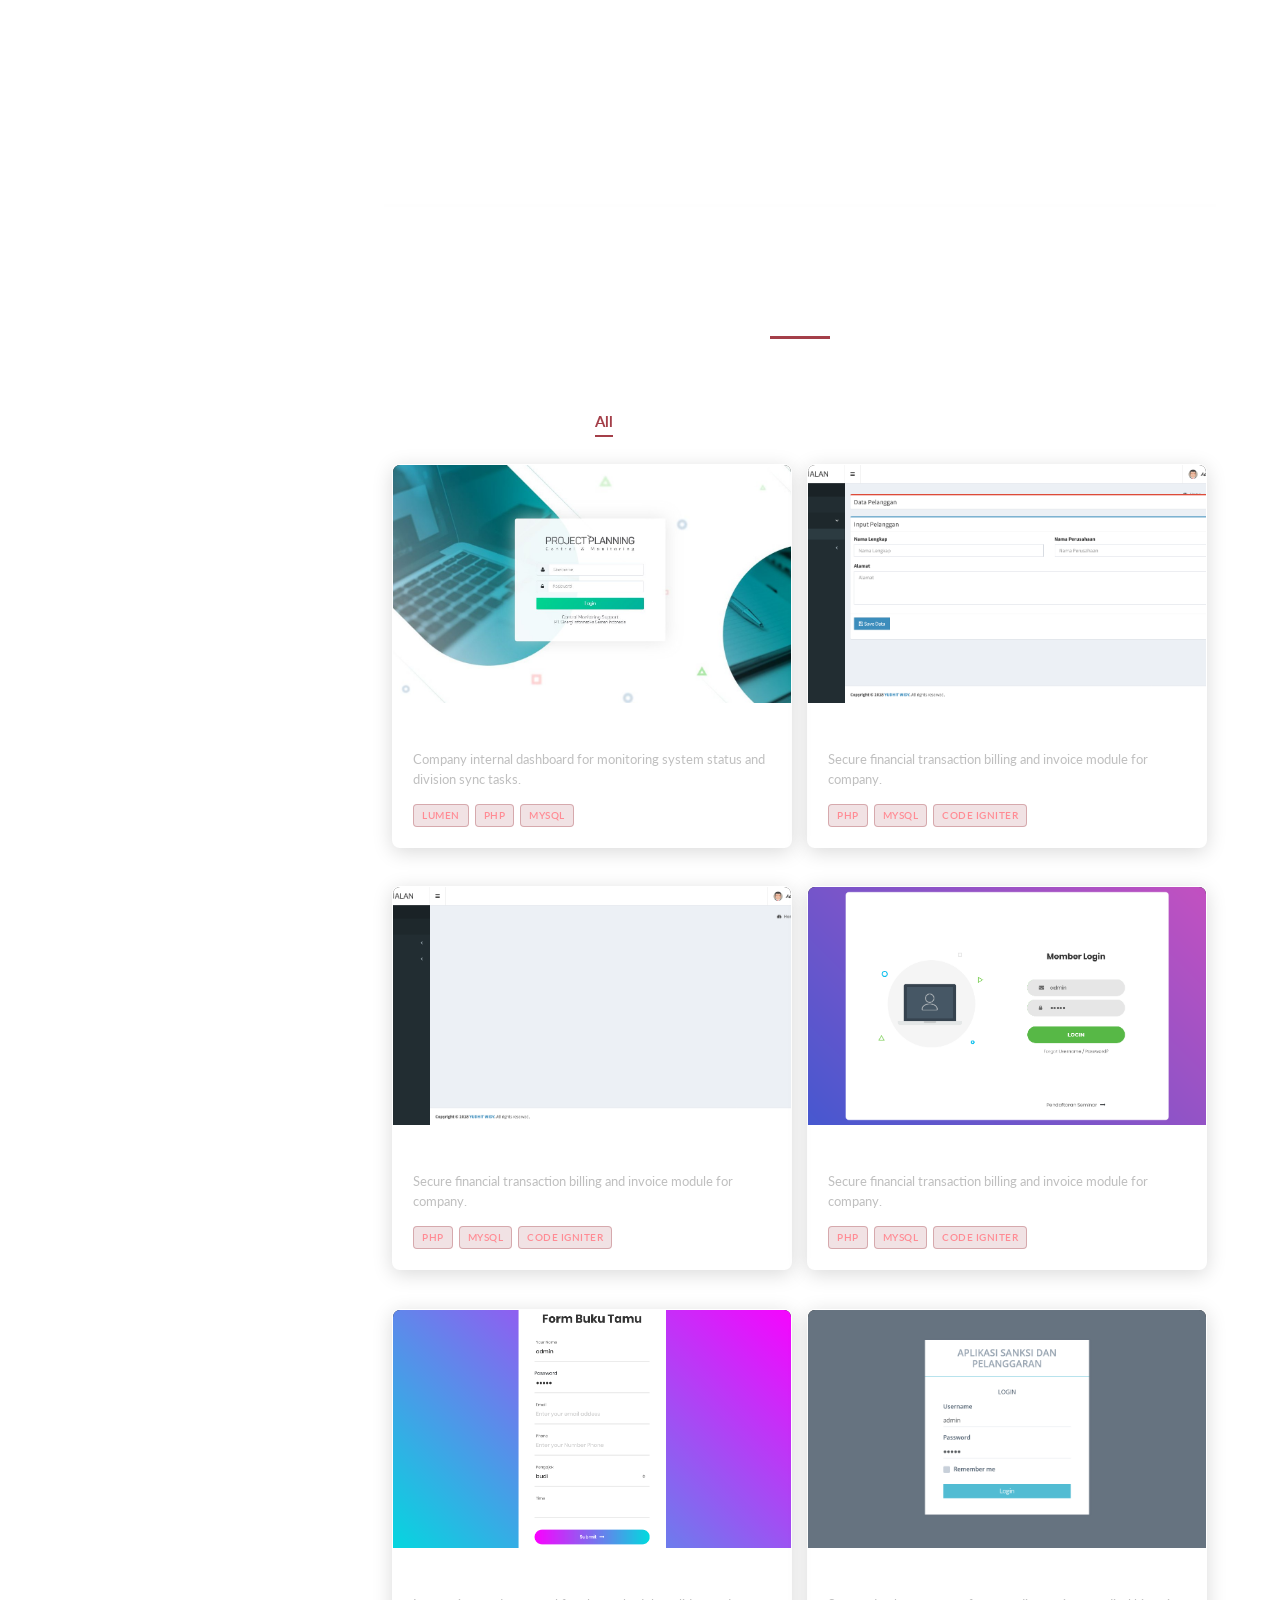
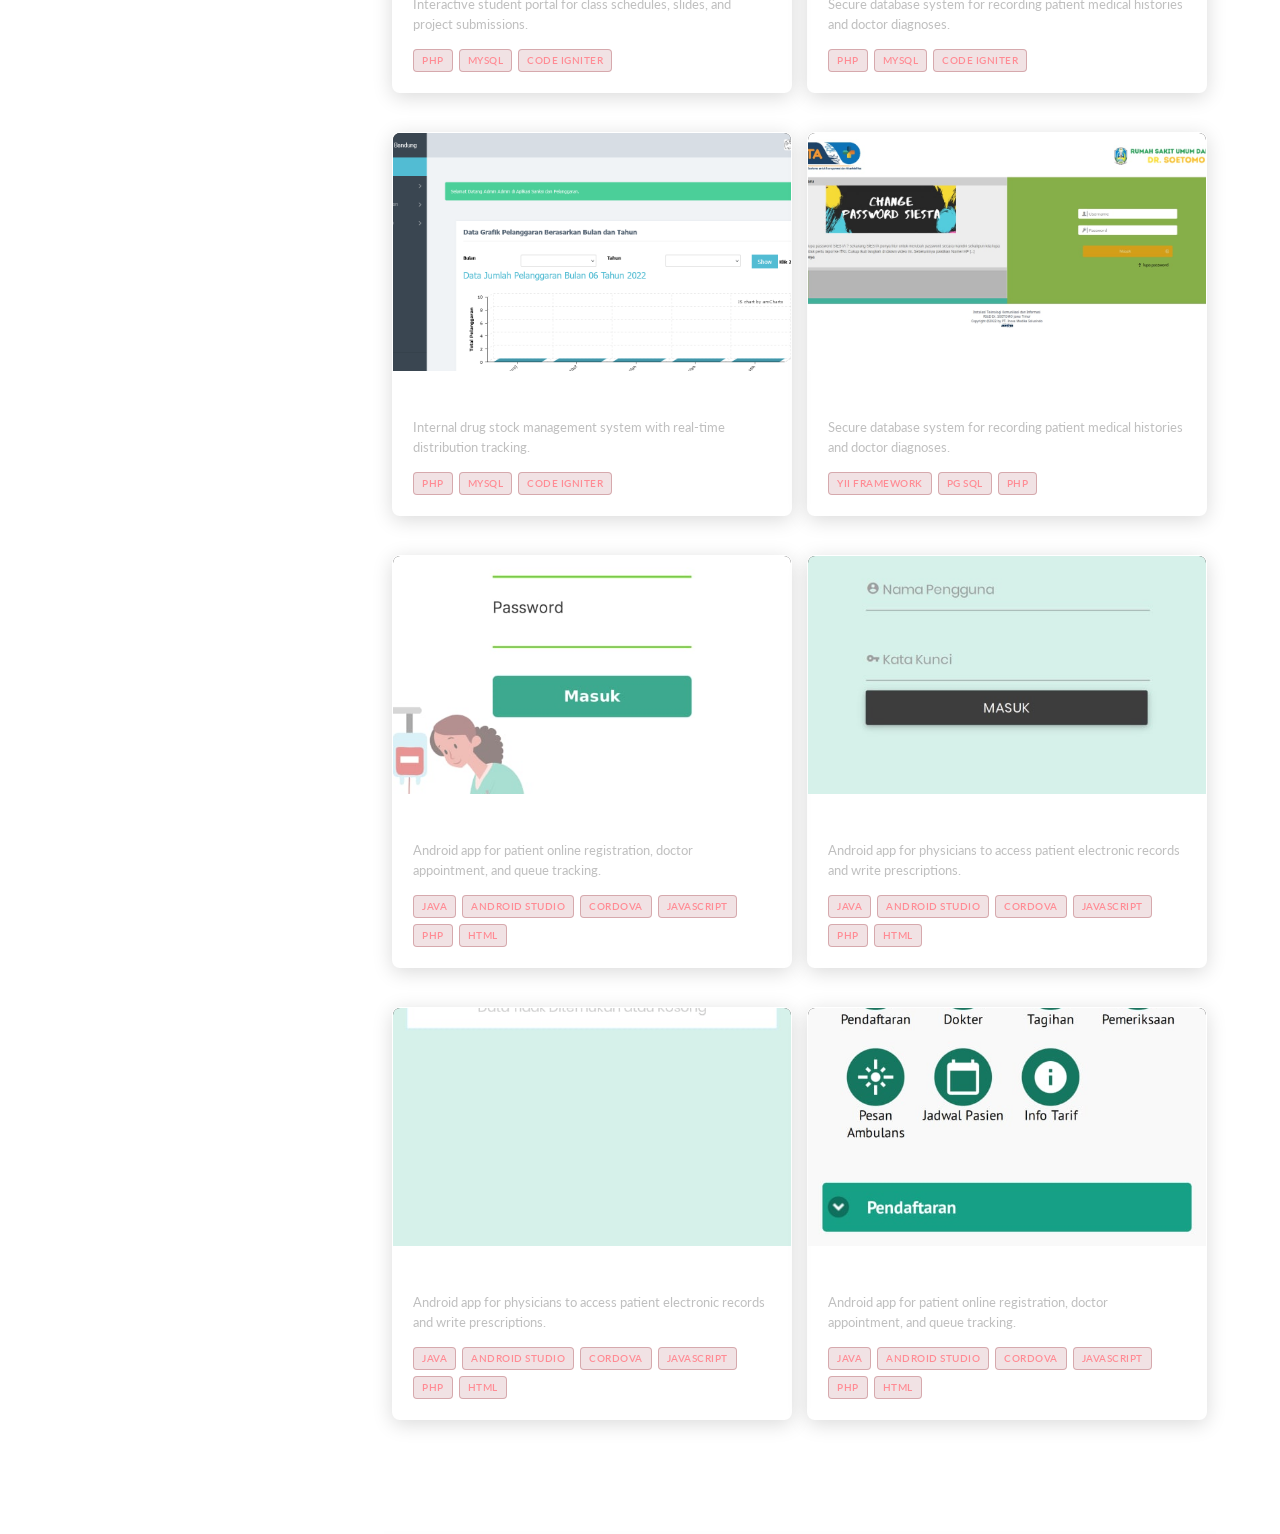
<file: index.backup.html>
<!DOCTYPE html>
<html lang="en">

<head>
  <meta charset="utf-8" />
  <meta name="viewport" content="width=device-width, initial-scale=1, shrink-to-fit=no" />
  <meta name="description" content="" />
  <meta name="author" content="" />
  <link href="https://fonts.googleapis.com/css?family=Lato:100,300,400,700,900" rel="stylesheet" />

  <title>Portofolio || Yudhit Widy Wicaksono</title>
  <!--
Reflux Template
https://templatemo.com/tm-531-reflux
-->
  <!-- Bootstrap core CSS -->
  <link href="vendor/bootstrap/css/bootstrap.min.css" rel="stylesheet" />

  <!-- Additional CSS Files -->
  <link rel="stylesheet" href="assets/css/fontawesome.css" />
  <link rel="stylesheet" href="assets/css/templatemo-style.css" />
  <link rel="stylesheet" href="assets/css/owl.css" />
  <link rel="stylesheet" href="assets/css/lightbox.css" />
  <link rel="stylesheet" href="assets/css/custom-portfolio.css" />
</head>

<body>
  <div id="page-wraper">
    <!-- Sidebar Menu -->
    <div class="responsive-nav">
      <i class="fa fa-bars" id="menu-toggle"></i>
      <div id="menu" class="menu">
        <i class="fa fa-times" id="menu-close"></i>
        <div class="container">
          <div class="image">
            <a href="#"><img src="assets/images/photo.jpg" alt="" /></a>
          </div>
          <div class="author-content">
            <h4>Yudhit Widy Wicaksono</h4>
            <span>Software Engineering <br> Lamongan</span>
          </div>
          <nav class="main-nav" role="navigation">
            <ul class="main-menu">
              <li><a href="#section1">About Me</a></li>
              <li><a href="#section2">Experience</a></li>
              <li><a href="#section3">Portofolio</a></li>
            </ul>
          </nav>
          <div class="social-network">
            <ul class="soial-icons">
              <li>
                <a href="https://www.instagram.com/yudhitwicaksono"><i class="fa fa-instagram"></i></a>
              </li>
              <li>
                <a href="https://www.linkedin.com/in/yudhit-widy-wicaksono-54a5a714a/"><i
                    class="fa fa-linkedin"></i></a>
              </li>
              <li>
                <a href="https://app.circleci.com/pipelines/github/yudhitwicaksono"><i class="fa fa-github"></i></a>
              </li>
            </ul>
          </div>
        </div>
      </div>
    </div>

    <section class="section about-me" id="section1" data-section="section1">
      <div class="container">
        <div class="section-heading">
          <h2>About Me</h2>
          <div class="line-dec"></div>
          <p class="hero-hook">
            Hi, I'm <strong>Yudhit Widy Wicaksono</strong>. A Full-Stack & Mobile Developer specializing in building
            robust Enterprise Information Systems (SIMRS) and scalable web applications.
          </p>
          <div class="cta-container">
            <a href="#section3" class="btn-custom btn-custom-primary"><i class="fa fa-eye"></i> View My Work</a>
            <a href="https://www.linkedin.com/in/yudhit-widy-wicaksono-54a5a714a/" target="_blank"
              class="btn-custom btn-custom-secondary"><i class="fa fa-linkedin"></i> Connect on LinkedIn</a>
          </div>
        </div>
        <div class="left-image-post">
          <div class="row">
            <div class="col-md-12">
              <h3>Skills & Expertise</h3>
              <div class="skills-grid">

                <!-- Frontend Category -->
                <div class="skill-category">
                  <h4><i class="fa fa-code"></i> Frontend</h4>
                  <div class="skill-badges">
                    <span class="skill-badge"><i class="fa fa-html5"></i> HTML5</span>
                    <span class="skill-badge"><i class="fa fa-css3"></i> CSS3</span>
                    <span class="skill-badge"><i class="fa fa-laptop"></i> JavaScript</span>
                    <span class="skill-badge"><i class="fa fa-laptop"></i> Bootstrap</span>
                    <span class="skill-badge"><i class="fa fa-cubes"></i> Lumen</span>
                    <span class="skill-badge"><i class="fa fa-rocket"></i> Yii Framework</span>
                    <span class="skill-badge"><i class="fa fa-code"></i> Code Igniter</span>
                  </div>
                </div>

                <!-- Backend Category -->
                <div class="skill-category">
                  <h4><i class="fa fa-server"></i> Backend</h4>
                  <div class="skill-badges">
                    <span class="skill-badge"><i class="fa fa-code"></i> PHP</span>
                    <span class="skill-badge"><i class="fa fa-cubes"></i> Laravel</span>
                    <span class="skill-badge"><i class="fa fa-code"></i> React</span>
                    <span class="skill-badge"><i class="fa fa-rocket"></i> Yii Framework</span>
                    <span class="skill-badge"><i class="fa fa-code"></i> Code Igniter</span>
                  </div>
                </div>

                <!-- Mobile Category -->
                <div class="skill-category">
                  <h4><i class="fa fa-mobile"></i> Mobile</h4>
                  <div class="skill-badges">
                    <span class="skill-badge"><i class="fa fa-android"></i> React Native</span>
                    <span class="skill-badge"><i class="fa fa-android"></i> Java (Android)</span>
                    <span class="skill-badge"><i class="fa fa-mobile"></i> Cordova</span>
                  </div>
                </div>

                <!-- Database Category -->
                <div class="skill-category">
                  <h4><i class="fa fa-database"></i> Database</h4>
                  <div class="skill-badges">
                    <span class="skill-badge"><i class="fa fa-database"></i> PG SQL</span>
                    <span class="skill-badge"><i class="fa fa-database"></i> SQL</span>
                    <span class="skill-badge"><i class="fa fa-database"></i> MySQL</span>
                    <span class="skill-badge"><i class="fa fa-database"></i> Oracle</span>
                  </div>
                </div>

              </div>
            </div>
          </div>
        </div>
        <div class="right-image-post">
          <div class="row">
            <div class="col-md-12">
              <div class="education-section">
                <h3>Education</h3>
                <div class="timeline-container">
                  <div class="timeline-line"></div>
                  <!-- Telkom University Node -->
                  <div class="timeline-item">
                    <div class="timeline-node timeline-node-glow">
                      <img src="assets/images/telkom-logo.png" alt="Telkom University Logo" class="timeline-logo" />
                    </div>
                    <div class="timeline-card">
                      <h4>Telkom University</h4>
                      <p class="timeline-subtitle">Diploma degree <span class="text-muted">Management Informatika</span>
                      </p>
                      <p class="timeline-date">2013 - 2017</p>
                    </div>
                  </div>
                  <!-- SMA Negeri 1 Porong Node -->
                  <div class="timeline-item">
                    <div class="timeline-node timeline-node-glow">
                      <img src="assets/images/sman1porong-logo.png" alt="SMA Negeri 1 Porong Logo" class="timeline-logo" />
                    </div>
                    <div class="timeline-card">
                      <h4>SMA Negeri 1 Porong</h4>
                      <p class="timeline-subtitle text-muted">Senior High School</p>
                      <p class="timeline-date">2010 - 2013</p>
                    </div>
                  </div>
                  <!-- SMP Negeri 2 Candi Node -->
                  <div class="timeline-item">
                    <div class="timeline-node timeline-node-glow">
                      <img src="assets/images/smpn2candi-logo.png" alt="SMP Negeri 2 Candi Logo" class="timeline-logo" />
                    </div>
                    <div class="timeline-card">
                      <h4>SMP Negeri 2 Candi</h4>
                      <p class="timeline-subtitle text-muted">Junior High School</p>
                      <p class="timeline-date">2007 - 2010</p>
                    </div>
                  </div>
                </div>
              </div>
            </div>
          </div>
        </div>
      </div>
    </section>

    <section class="section my-services" id="section2" data-section="section2">
      <div class="container">
        <div class="section-heading">
          <h2>Work Experience</h2>
          <div class="line-dec"></div>
        </div>
        <!-- Row 1: RSUD Dr Soetomo & PT Inova Medika Solusindo -->
        <div class="row">
          <div class="col-md-6">
            <div class="service-item">
              <h4>Senior Web & Mobile Developer</h4>
              <h4>RSUD Dr Soetomo</h4>
              <p>
                Directing the continuous development and integration of the web-based Hospital Information System
                (SIMRS) and upcoming mobile health applications, ensuring high availability, compliance, and optimized
                performance for medical staff and patients.<br><br>
                Oktober 2022 - Present
              </p>
            </div>
          </div>
          <div class="col-md-6">
            <div class="service-item">
              <h4>Senior Web & Mobile Developer</h4>
              <h4>PT. Inova Medika Solusindo</h4>
              <p>
                Designed and developed core modules for the Hospital Information System (SIMRS) using Yii Framework,
                successfully deployed across 6+ major hospitals to improve administrative workflow efficiency:
              <ul class="hospital-list">
                <li>RSUD Dr. Soetomo Surabaya</li>
                <li>RS William Booth Surabaya</li>
                <li>RS Citra Medika Sidoarjo</li>
                <li>RS Ibu dan Anak Kendangsari & Merr Surabaya</li>
                <li>RS Priscilla Medical Center Cilacap</li>
                <li>RS Bali Medical Buleleng Bali</li>
              </ul>
              <br>
              April 2019 - September 2022
              </p>
            </div>
          </div>
        </div>
        <!-- Row 2: PT Sinergi Informatika Semen Indonesia & PT WebHozz Media -->
        <div class="row">
          <div class="col-md-6">
            <div class="service-item">
              <h4>Web Developer</h4>
              <h4>PT. Sinergi Informatika Semen Indonesia</h4>
              <p>
                Architected and implemented a secure web-based internal company information system with the Laravel
                framework to streamline data synchronization and communication across divisions. <br><br> Oktober 2018 -
                April 2019
              </p>
            </div>
          </div>
          <div class="col-md-6">
            <div class="service-item">
              <h4>Web & Android Development Trainer</h4>
              <h4>PT. WebHozz Media</h4>
              <p>
                Delivered professional training programs in Web Design (HTML/CSS) and Android Development (Cordova/PHP),
                mentoring 50+ students and professionals in building responsive apps. <br><br> Februari 2018 - Oktober
                2018
              </p>
            </div>
          </div>
        </div>
      </div>
    </section>

    <section class="section my-work" id="section3" data-section="section3">
      <div class="container">
        <div class="section-heading">
          <h2>Portofolio</h2>
          <div class="line-dec"></div>
        </div>
        <div class="row">
          <div class="isotope-wrapper">
            <form class="isotope-toolbar">
              <label><input type="radio" data-type="*" checked="" name="isotope-filter" />
                <span>all</span></label>
              <label><input type="radio" data-type="mobile" name="isotope-filter" />
                <span>Mobile App</span></label>
              <label><input type="radio" data-type="web" name="isotope-filter" />
                <span>Web Developer</span></label>
              <label><input type="radio" data-type="sisfo" name="isotope-filter" />
                <span>Information System</span></label>
            </form>
            <div class="isotope-box">
              <!-- Project 1 (Web) -->
              <div class="isotope-item" data-type="web">
                <div class="portfolio-card">
                  <div class="card-img-wrapper">
                    <img src="assets/images/photo_1.jpg" alt="SISI Internal Dashboard" />
                  </div>
                  <div class="card-info">
                    <h4>Project Planning</h4>
                    <p>Company internal dashboard for monitoring system status and division sync tasks.</p>
                    <div class="card-tags">
                      <span class="card-tag">Lumen</span>
                      <span class="card-tag">PHP</span>
                      <span class="card-tag">MySQL</span>
                    </div>
                  </div>
                </div>
              </div>

              <!-- Project 2 (sisfo) -->
              <div class="isotope-item" data-type="sisfo">
                <div class="portfolio-card">
                  <div class="card-img-wrapper">
                    <img src="assets/images/photo_2.png" alt="Asset Management System" />
                  </div>
                  <div class="card-info">
                    <h4>Asset Management System</h4>
                    <p>Secure financial transaction billing and invoice module for company.</p>
                    <div class="card-tags">
                      <span class="card-tag">PHP</span>
                      <span class="card-tag">MySQL</span>
                      <span class="card-tag">Code Igniter</span>
                    </div>
                  </div>
                </div>
              </div>

              <!-- Project 3 (sisfo) -->
              <div class="isotope-item" data-type="sisfo">
                <div class="portfolio-card">
                  <div class="card-img-wrapper">
                    <img src="assets/images/photo_3.png" alt="Asset Management System" />
                  </div>
                  <div class="card-info">
                    <h4>Asset Management System</h4>
                    <p>Secure financial transaction billing and invoice module for company.</p>
                    <div class="card-tags">
                      <span class="card-tag">PHP</span>
                      <span class="card-tag">MySQL</span>
                      <span class="card-tag">Code Igniter</span>
                    </div>
                  </div>
                </div>
              </div>

              <!-- Project 4 (sisfo) -->
              <div class="isotope-item" data-type="sisfo">
                <div class="portfolio-card">
                  <div class="card-img-wrapper">
                    <img src="assets/images/photo_4.png" alt="Asset Management System" />
                  </div>
                  <div class="card-info">
                    <h4>Asset Management System</h4>
                    <p>Secure financial transaction billing and invoice module for company.</p>
                    <div class="card-tags">
                      <span class="card-tag">PHP</span>
                      <span class="card-tag">MySQL</span>
                      <span class="card-tag">Code Igniter</span>
                    </div>
                  </div>
                </div>
              </div>

              <!-- Project 5 (sisfo) -->
              <div class="isotope-item" data-type="sisfo">
                <div class="portfolio-card">
                  <div class="card-img-wrapper">
                    <img src="assets/images/photo_5.png" alt="WebHozz Student Hub" />
                  </div>
                  <div class="card-info">
                    <h4>WebHozz Student Hub</h4>
                    <p>Interactive student portal for class schedules, slides, and project submissions.</p>
                    <div class="card-tags">
                      <span class="card-tag">PHP</span>
                      <span class="card-tag">MySQL</span>
                      <span class="card-tag">Code Igniter</span>
                    </div>
                  </div>
                </div>
              </div>

              <!-- Project 6 (Information System) -->
              <div class="isotope-item" data-type="sisfo">
                <div class="portfolio-card">
                  <div class="card-img-wrapper">
                    <img src="assets/images/photo_6.png" alt="Sanksi Management System" />
                  </div>
                  <div class="card-info">
                    <h4>SI Sanksi dan Pelanggaran</h4>
                    <p>Secure database system for recording patient medical histories and doctor diagnoses.</p>
                    <div class="card-tags">
                      <span class="card-tag">PHP</span>
                      <span class="card-tag">MySQL</span>
                      <span class="card-tag">Code Igniter</span>
                    </div>
                  </div>
                </div>
              </div>

              <!-- Project 7 (Information System) -->
              <div class="isotope-item" data-type="sisfo">
                <div class="portfolio-card">
                  <div class="card-img-wrapper">
                    <img src="assets/images/photo_7.png" alt="Sanksi Management System" />
                  </div>
                  <div class="card-info">
                    <h4>SI Sanksi dan Pelanggaran</h4>
                    <p>Internal drug stock management system with real-time distribution tracking.</p>
                    <div class="card-tags">
                      <span class="card-tag">PHP</span>
                      <span class="card-tag">MySQL</span>
                      <span class="card-tag">Code Igniter</span>
                    </div>
                  </div>
                </div>
              </div>

              <!-- Project 8 (Web) -->
              <div class="isotope-item" data-type="web">
                <div class="portfolio-card">
                  <div class="card-img-wrapper">
                    <img src="assets/images/photo_8.jpg" alt="SIMRS Electronic Medical Records" />
                  </div>
                  <div class="card-info">
                    <h4>SIMRS Electronic Medical Records</h4>
                    <p>Secure database system for recording patient medical histories and doctor diagnoses.</p>
                    <div class="card-tags">
                      <span class="card-tag">Yii Framework</span>
                      <span class="card-tag">PG SQL</span>
                      <span class="card-tag">PHP</span>
                    </div>
                  </div>
                </div>
              </div>

              <!-- Project 9 (Mobile) -->
              <div class="isotope-item" data-type="mobile">
                <div class="portfolio-card">
                  <div class="card-img-wrapper">
                    <img src="assets/images/photo_9.jpg" alt="SIMRS Mobile Patient App" />
                  </div>
                  <div class="card-info">
                    <h4>SIMRS Mobile Patient App</h4>
                    <p>Android app for patient online registration, doctor appointment, and queue tracking.</p>
                    <div class="card-tags">
                      <span class="card-tag">Java</span>
                      <span class="card-tag">Android Studio</span>
                      <span class="card-tag">Cordova</span>
                      <span class="card-tag">JavaScript</span>
                      <span class="card-tag">PHP</span>
                      <span class="card-tag">HTML</span>
                    </div>
                  </div>
                </div>
              </div>

              <!-- Project 10 (Mobile) -->
              <div class="isotope-item" data-type="mobile">
                <div class="portfolio-card">
                  <div class="card-img-wrapper">
                    <img src="assets/images/photo_10.jpg" alt="SIMRS Mobile Doctor App" />
                  </div>
                  <div class="card-info">
                    <h4>SIMRS Mobile Doctor App</h4>
                    <p>Android app for physicians to access patient electronic records and write prescriptions.</p>
                    <div class="card-tags">
                      <span class="card-tag">Java</span>
                      <span class="card-tag">Android Studio</span>
                      <span class="card-tag">Cordova</span>
                      <span class="card-tag">JavaScript</span>
                      <span class="card-tag">PHP</span>
                      <span class="card-tag">HTML</span>
                    </div>
                  </div>
                </div>
              </div>

              <!-- Project 11 (Mobile) -->
              <div class="isotope-item" data-type="mobile">
                <div class="portfolio-card">
                  <div class="card-img-wrapper">
                    <img src="assets/images/photo_12.jpg" alt="SIMRS Mobile Doctor App" />
                  </div>
                  <div class="card-info">
                    <h4>SIMRS Mobile Doctor App</h4>
                    <p>Android app for physicians to access patient electronic records and write prescriptions.</p>
                    <div class="card-tags">
                      <span class="card-tag">Java</span>
                      <span class="card-tag">Android Studio</span>
                      <span class="card-tag">Cordova</span>
                      <span class="card-tag">JavaScript</span>
                      <span class="card-tag">PHP</span>
                      <span class="card-tag">HTML</span>
                    </div>
                  </div>
                </div>
              </div>

              <!-- Project 12 (Mobile) -->
              <div class="isotope-item" data-type="mobile">
                <div class="portfolio-card">
                  <div class="card-img-wrapper">
                    <img src="assets/images/photo_14.jpg" alt="SIMRS Mobile Patient App" />
                  </div>
                  <div class="card-info">
                    <h4>SIMRS Mobile Patient App</h4>
                    <p>Android app for patient online registration, doctor appointment, and queue tracking.</p>
                    <div class="card-tags">
                      <span class="card-tag">Java</span>
                      <span class="card-tag">Android Studio</span>
                      <span class="card-tag">Cordova</span>
                      <span class="card-tag">JavaScript</span>
                      <span class="card-tag">PHP</span>
                      <span class="card-tag">HTML</span>
                    </div>
                  </div>
                </div>
              </div>
            </div>
          </div>
        </div>
      </div>
    </section>
  </div>

  <!-- Scripts -->
  <!-- Bootstrap core JavaScript -->
  <script src="vendor/jquery/jquery.min.js"></script>
  <script src="vendor/bootstrap/js/bootstrap.bundle.min.js"></script>

  <script src="assets/js/isotope.min.js"></script>
  <script src="assets/js/owl-carousel.js"></script>
  <script src="assets/js/lightbox.js"></script>
  <script src="assets/js/custom.js"></script>
  <script>
    //according to loftblog tut
    $(".main-menu li:first").addClass("active");

    var showSection = function showSection(section, isAnimate) {
      var direction = section.replace(/#/, ""),
        reqSection = $(".section").filter(
          '[data-section="' + direction + '"]'
        ),
        reqSectionPos = reqSection.offset().top - 0;

      if (isAnimate) {
        $("body, html").animate(
          {
            scrollTop: reqSectionPos
          },
          800
        );
      } else {
        $("body, html").scrollTop(reqSectionPos);
      }
    };

    var checkSection = function checkSection() {
      $(".section").each(function () {
        var $this = $(this),
          topEdge = $this.offset().top - 80,
          bottomEdge = topEdge + $this.height(),
          wScroll = $(window).scrollTop();
        if (topEdge < wScroll && bottomEdge > wScroll) {
          var currentId = $this.data("section"),
            reqLink = $("a").filter("[href*=\\#" + currentId + "]");
          reqLink
            .closest("li")
            .addClass("active")
            .siblings()
            .removeClass("active");
        }
      });
    };

    $(".main-menu, .cta-container").on("click", "a", function (e) {
      e.preventDefault();
      showSection($(this).attr("href"), true);
    });

    $(window).scroll(function () {
      checkSection();
    });
  </script>
</body>

</html>
</file>
<file: assets/css/modern-dark.css>
/* ==========================================================================
   Modern Dark Mode & Glassmorphism Theme for Yudhit Widy Wicaksono
   Tech Stack: Vanilla CSS with Modern Tokens & Glassmorphism
   ========================================================================== */

:root {
  --bg-primary: #070a12;
  --bg-secondary: #0c101c;
  --bg-tertiary: #121829;
  
  --card-bg: rgba(16, 22, 38, 0.65);
  --card-bg-hover: rgba(23, 31, 54, 0.85);
  --card-border: rgba(255, 255, 255, 0.08);
  --card-border-hover: rgba(99, 102, 241, 0.35);
  --card-border-glow: rgba(6, 182, 212, 0.3);
  
  --text-primary: #f8fafc;
  --text-secondary: #94a3b8;
  --text-muted: #64748b;
  
  --accent-primary: #6366f1;       /* Indigo */
  --accent-primary-hover: #4f46e5;
  --accent-secondary: #06b6d4;     /* Cyan */
  --accent-emerald: #10b981;       /* Active green */
  --accent-violet: #8b5cf6;
  --accent-rose: #f43f5e;
  
  --gradient-accent: linear-gradient(135deg, #6366f1 0%, #06b6d4 100%);
  --gradient-glow: radial-gradient(circle at 50% 50%, rgba(99, 102, 241, 0.15) 0%, transparent 60%);
  --gradient-text: linear-gradient(135deg, #ffffff 40%, #818cf8 100%);
  
  --font-main: 'Plus Jakarta Sans', -apple-system, BlinkMacSystemFont, 'Segoe UI', Roboto, sans-serif;
  --font-mono: 'JetBrains Mono', monospace;
  
  --radius-sm: 8px;
  --radius-md: 14px;
  --radius-lg: 20px;
  --radius-xl: 28px;
  --radius-full: 9999px;
  
  --shadow-glass: 0 16px 36px -10px rgba(0, 0, 0, 0.65);
  --shadow-glow: 0 0 25px rgba(99, 102, 241, 0.3);
  --shadow-card: 0 10px 25px -5px rgba(0, 0, 0, 0.5);
  
  --transition-fast: 0.2s cubic-bezier(0.4, 0, 0.2, 1);
  --transition-normal: 0.3s cubic-bezier(0.4, 0, 0.2, 1);
  --transition-slow: 0.5s cubic-bezier(0.4, 0, 0.2, 1);
}

/* Base & Reset */
*, *::before, *::after {
  box-sizing: border-box;
}

html {
  scroll-behavior: smooth;
  scroll-padding-top: 90px;
}

body {
  margin: 0;
  padding: 0;
  font-family: var(--font-main);
  background-color: var(--bg-primary);
  color: var(--text-primary);
  line-height: 1.65;
  overflow-x: hidden;
  position: relative;
  min-height: 100vh;
}

/* Background Ambient Glows & Tech Grid */
.bg-ambient-layer {
  position: fixed;
  top: 0;
  left: 0;
  width: 100vw;
  height: 100vh;
  z-index: -2;
  pointer-events: none;
  overflow: hidden;
  background-color: var(--bg-primary);
}

.bg-ambient-orb {
  position: absolute;
  border-radius: 50%;
  filter: blur(120px);
  opacity: 0.35;
  pointer-events: none;
  animation: orbFloat 20s infinite alternate ease-in-out;
}

.bg-orb-1 {
  width: 600px;
  height: 600px;
  background: radial-gradient(circle, #4338ca 0%, transparent 70%);
  top: -150px;
  left: -100px;
}

.bg-orb-2 {
  width: 500px;
  height: 500px;
  background: radial-gradient(circle, #0891b2 0%, transparent 70%);
  top: 40%;
  right: -150px;
  animation-delay: -7s;
}

.bg-orb-3 {
  width: 550px;
  height: 550px;
  background: radial-gradient(circle, #6d28d9 0%, transparent 70%);
  bottom: -150px;
  left: 20%;
  animation-delay: -12s;
}

@keyframes orbFloat {
  0% { transform: translate(0, 0) scale(1); }
  50% { transform: translate(40px, 30px) scale(1.08); }
  100% { transform: translate(-30px, 50px) scale(0.95); }
}

.bg-grid-overlay {
  position: fixed;
  top: 0;
  left: 0;
  width: 100vw;
  height: 100vh;
  z-index: -1;
  pointer-events: none;
  background-image: 
    radial-gradient(rgba(255, 255, 255, 0.06) 1px, transparent 1px);
  background-size: 32px 32px;
}

/* Typography Helpers */
h1, h2, h3, h4, h5, h6 {
  color: #ffffff;
  font-weight: 700;
  letter-spacing: -0.02em;
  margin-top: 0;
}

p {
  color: var(--text-secondary);
  font-size: 1rem;
  line-height: 1.7;
  margin-bottom: 1.25rem;
}

a {
  color: var(--accent-secondary);
  text-decoration: none;
  transition: color var(--transition-fast);
}

a:hover {
  color: #ffffff;
}

/* Container & Layout */
.app-container {
  max-width: 1200px;
  margin: 0 auto;
  padding: 0 24px;
}

/* Glass Card Mixin */
.glass-panel {
  background: var(--card-bg);
  backdrop-filter: blur(16px);
  -webkit-backdrop-filter: blur(16px);
  border: 1px solid var(--card-border);
  box-shadow: var(--shadow-glass);
  border-radius: var(--radius-lg);
  transition: all var(--transition-normal);
}

.glass-panel:hover {
  background: var(--card-bg-hover);
  border-color: var(--card-border-hover);
}

/* ==========================================================================
   Modern Floating Navigation Bar
   ========================================================================== */
.site-header {
  position: fixed;
  top: 16px;
  left: 0;
  right: 0;
  z-index: 1000;
  padding: 0 24px;
  transition: transform var(--transition-normal), top var(--transition-normal);
}

.nav-glass-container {
  max-width: 1200px;
  margin: 0 auto;
  display: flex;
  align-items: center;
  justify-content: space-between;
  padding: 12px 24px;
  background: rgba(12, 17, 28, 0.75);
  backdrop-filter: blur(20px);
  -webkit-backdrop-filter: blur(20px);
  border: 1px solid rgba(255, 255, 255, 0.1);
  border-radius: var(--radius-full);
  box-shadow: 0 12px 30px rgba(0, 0, 0, 0.45);
}

.nav-brand {
  display: flex;
  align-items: center;
  gap: 12px;
  text-decoration: none;
}

.brand-avatar {
  width: 40px;
  height: 40px;
  border-radius: 50%;
  border: 2px solid var(--accent-primary);
  overflow: hidden;
  display: flex;
  align-items: center;
  justify-content: center;
  box-shadow: 0 0 10px rgba(99, 102, 241, 0.4);
}

.brand-avatar img {
  width: 100%;
  height: 100%;
  object-fit: cover;
}

.brand-meta {
  display: flex;
  flex-direction: column;
}

.brand-name {
  font-weight: 700;
  font-size: 15px;
  color: #ffffff;
  letter-spacing: -0.01em;
  white-space: nowrap;
}

.brand-status {
  display: flex;
  align-items: center;
  gap: 6px;
  font-size: 11px;
  font-weight: 600;
  color: var(--accent-emerald);
}

.status-dot {
  width: 7px;
  height: 7px;
  background-color: var(--accent-emerald);
  border-radius: 50%;
  box-shadow: 0 0 8px var(--accent-emerald);
  display: inline-block;
  animation: pulseDot 2s infinite ease-in-out;
}

@keyframes pulseDot {
  0%, 100% { opacity: 1; transform: scale(1); }
  50% { opacity: 0.4; transform: scale(0.85); }
}

/* Nav Menu Items */
.nav-links {
  display: flex;
  align-items: center;
  gap: 8px;
  list-style: none;
  margin: 0;
  padding: 0;
}

.nav-links li a {
  padding: 8px 18px;
  font-size: 14px;
  font-weight: 600;
  color: var(--text-secondary);
  border-radius: var(--radius-full);
  transition: all var(--transition-fast);
  display: flex;
  align-items: center;
  gap: 6px;
}

.nav-links li a:hover {
  color: #ffffff;
  background: rgba(255, 255, 255, 0.08);
}

.nav-links li.active a {
  color: #ffffff;
  background: rgba(99, 102, 241, 0.2);
  border: 1px solid rgba(99, 102, 241, 0.4);
  box-shadow: 0 0 12px rgba(99, 102, 241, 0.25);
}

/* Nav Actions & Socials */
.nav-actions {
  display: flex;
  align-items: center;
  gap: 12px;
}

.nav-social-btn {
  width: 36px;
  height: 36px;
  border-radius: 50%;
  display: flex;
  align-items: center;
  justify-content: center;
  background: rgba(255, 255, 255, 0.05);
  border: 1px solid rgba(255, 255, 255, 0.1);
  color: var(--text-secondary);
  font-size: 15px;
  transition: all var(--transition-fast);
}

.nav-social-btn:hover {
  color: #ffffff;
  background: rgba(99, 102, 241, 0.25);
  border-color: var(--accent-primary);
  transform: translateY(-2px);
  box-shadow: 0 4px 10px rgba(99, 102, 241, 0.3);
}

.btn-nav-cta {
  display: inline-flex;
  align-items: center;
  gap: 8px;
  padding: 8px 18px;
  font-size: 13px;
  font-weight: 700;
  color: #ffffff !important;
  background: var(--gradient-accent);
  border-radius: var(--radius-full);
  box-shadow: 0 4px 15px rgba(99, 102, 241, 0.35);
  transition: all var(--transition-fast);
  border: none;
}

.btn-nav-cta:hover {
  transform: translateY(-2px);
  box-shadow: 0 6px 20px rgba(99, 102, 241, 0.5);
  filter: brightness(1.1);
}

/* Mobile Toggle */
.mobile-nav-toggle {
  display: none;
  background: rgba(255, 255, 255, 0.08);
  border: 1px solid rgba(255, 255, 255, 0.12);
  color: #ffffff;
  font-size: 16px;
  cursor: pointer;
  padding: 0;
  width: 38px;
  height: 38px;
  border-radius: 50%;
  align-items: center;
  justify-content: center;
  flex-shrink: 0;
  transition: all var(--transition-fast);
}

.mobile-nav-toggle:hover,
.mobile-nav-toggle:active {
  background: rgba(99, 102, 241, 0.25);
  border-color: var(--accent-primary);
  color: #ffffff;
}

/* Mobile Drawer Overlay */
.mobile-drawer {
  display: none;
  position: fixed;
  top: 80px;
  left: 20px;
  right: 20px;
  background: rgba(14, 20, 34, 0.95);
  backdrop-filter: blur(24px);
  -webkit-backdrop-filter: blur(24px);
  border: 1px solid rgba(255, 255, 255, 0.12);
  border-radius: var(--radius-lg);
  padding: 24px;
  z-index: 999;
  box-shadow: 0 20px 40px rgba(0, 0, 0, 0.7);
  animation: slideDown 0.3s ease-out;
}

.mobile-drawer.open {
  display: block;
}

@keyframes slideDown {
  from { opacity: 0; transform: translateY(-10px); }
  to { opacity: 1; transform: translateY(0); }
}

.mobile-drawer-links {
  list-style: none;
  padding: 0;
  margin: 0 0 20px 0;
  display: flex;
  flex-direction: column;
  gap: 12px;
}

.mobile-drawer-links li a {
  display: flex;
  align-items: center;
  gap: 10px;
  font-size: 16px;
  font-weight: 600;
  color: var(--text-primary);
  padding: 10px 14px;
  border-radius: var(--radius-md);
  background: rgba(255, 255, 255, 0.04);
}

.mobile-drawer-links li.active a {
  background: rgba(99, 102, 241, 0.25);
  border: 1px solid var(--accent-primary);
}

.mobile-drawer-socials {
  display: flex;
  align-items: center;
  gap: 12px;
  justify-content: center;
  padding-top: 16px;
  border-top: 1px solid rgba(255, 255, 255, 0.08);
}

/* ==========================================================================
   Section Headers & Common Accents
   ========================================================================== */
.section {
  padding: 100px 0 60px;
  position: relative;
}

.section-heading-modern {
  text-align: center;
  max-width: 700px;
  margin: 0 auto 55px;
}

.section-badge {
  display: inline-flex;
  align-items: center;
  gap: 6px;
  font-size: 12px;
  font-weight: 700;
  text-transform: uppercase;
  letter-spacing: 0.1em;
  color: var(--accent-secondary);
  background: rgba(6, 182, 212, 0.1);
  border: 1px solid rgba(6, 182, 212, 0.25);
  padding: 6px 14px;
  border-radius: var(--radius-full);
  margin-bottom: 16px;
}

.section-heading-modern h2 {
  font-size: 2.5rem;
  font-weight: 800;
  margin-bottom: 12px;
  background: var(--gradient-text);
  -webkit-background-clip: text;
  -webkit-text-fill-color: transparent;
}

.section-heading-modern .heading-divider {
  width: 60px;
  height: 4px;
  background: var(--gradient-accent);
  border-radius: var(--radius-full);
  margin: 0 auto;
}

/* ==========================================================================
   Section 1: Hero & About Me
   ========================================================================== */
.hero-section {
  padding-top: 140px;
  padding-bottom: 70px;
}

.hero-grid {
  display: grid;
  grid-template-columns: 1.25fr 0.75fr;
  gap: 48px;
  align-items: center;
  margin-bottom: 70px;
}

.hero-content {
  display: flex;
  flex-direction: column;
}

.hero-pill-badge {
  display: inline-flex;
  align-items: center;
  gap: 8px;
  padding: 6px 16px;
  background: rgba(99, 102, 241, 0.12);
  border: 1px solid rgba(99, 102, 241, 0.3);
  border-radius: var(--radius-full);
  color: #a5b4fc;
  font-size: 13px;
  font-weight: 600;
  width: fit-content;
  margin-bottom: 20px;
}

.hero-name {
  font-size: 3.25rem;
  font-weight: 800;
  line-height: 1.15;
  margin-bottom: 8px;
  letter-spacing: -0.03em;
}

.hero-name .text-gradient {
  background: var(--gradient-text);
  -webkit-background-clip: text;
  -webkit-text-fill-color: transparent;
}

.hero-title-role {
  font-size: 1.25rem;
  font-weight: 600;
  color: var(--accent-secondary);
  display: flex;
  align-items: center;
  gap: 10px;
  margin-bottom: 24px;
}

.hero-title-role .role-badge-city {
  font-size: 12px;
  font-weight: 500;
  background: rgba(255, 255, 255, 0.07);
  padding: 3px 10px;
  border-radius: var(--radius-full);
  color: var(--text-secondary);
}

.hero-hook-modern {
  font-size: 1.15rem;
  line-height: 1.8;
  color: #cbd5e1;
  margin-bottom: 32px;
  max-width: 620px;
}

.hero-hook-modern strong {
  color: #ffffff;
  font-weight: 700;
}

/* Hero CTA Buttons */
.hero-cta-group {
  display: flex;
  flex-wrap: wrap;
  gap: 16px;
  margin-bottom: 36px;
}

.btn-modern-primary {
  display: inline-flex;
  align-items: center;
  gap: 10px;
  padding: 14px 28px;
  font-size: 15px;
  font-weight: 700;
  color: #ffffff !important;
  background: var(--gradient-accent);
  border-radius: var(--radius-full);
  box-shadow: 0 8px 25px rgba(99, 102, 241, 0.4);
  transition: all var(--transition-normal);
  border: 1px solid rgba(255, 255, 255, 0.15);
}

.btn-modern-primary:hover {
  transform: translateY(-3px);
  box-shadow: 0 12px 30px rgba(99, 102, 241, 0.6);
  filter: brightness(1.08);
}

.btn-modern-secondary {
  display: inline-flex;
  align-items: center;
  gap: 10px;
  padding: 14px 28px;
  font-size: 15px;
  font-weight: 600;
  color: #f1f5f9 !important;
  background: rgba(255, 255, 255, 0.05);
  border: 1px solid rgba(255, 255, 255, 0.15);
  border-radius: var(--radius-full);
  backdrop-filter: blur(10px);
  -webkit-backdrop-filter: blur(10px);
  transition: all var(--transition-normal);
}

.btn-modern-secondary:hover {
  background: rgba(255, 255, 255, 0.12);
  border-color: rgba(255, 255, 255, 0.35);
  transform: translateY(-3px);
  box-shadow: 0 8px 20px rgba(0, 0, 0, 0.4);
}

/* Quick Metrics Row */
.hero-metrics {
  display: grid;
  grid-template-columns: repeat(3, 1fr);
  gap: 16px;
  padding-top: 24px;
  border-top: 1px solid rgba(255, 255, 255, 0.08);
}

.metric-item {
  display: flex;
  flex-direction: column;
}

.metric-number {
  font-size: 1.75rem;
  font-weight: 800;
  color: #ffffff;
  line-height: 1.2;
}

.metric-number .accent {
  color: var(--accent-secondary);
}

.metric-label {
  font-size: 12px;
  font-weight: 500;
  color: var(--text-muted);
  text-transform: uppercase;
  letter-spacing: 0.05em;
}

/* Hero Profile Card / Frame */
.hero-visual {
  display: flex;
  justify-content: center;
  position: relative;
}

.hero-profile-card {
  position: relative;
  width: 100%;
  max-width: 360px;
  padding: 18px;
  background: rgba(18, 24, 40, 0.7);
  backdrop-filter: blur(20px);
  -webkit-backdrop-filter: blur(20px);
  border: 1px solid rgba(255, 255, 255, 0.12);
  border-radius: var(--radius-xl);
  box-shadow: var(--shadow-glass);
}

.profile-card-image-wrap {
  width: 100%;
  aspect-ratio: 1 / 1;
  border-radius: var(--radius-lg);
  overflow: hidden;
  position: relative;
  box-shadow: 0 10px 25px rgba(0, 0, 0, 0.4);
}

.profile-card-image-wrap img {
  width: 100%;
  height: 100%;
  object-fit: cover;
  transition: transform var(--transition-slow);
}

.hero-profile-card:hover .profile-card-image-wrap img {
  transform: scale(1.04);
}

.profile-floating-badge {
  position: absolute;
  bottom: 28px;
  left: 28px;
  right: 28px;
  padding: 12px 18px;
  background: rgba(10, 15, 26, 0.85);
  backdrop-filter: blur(16px);
  -webkit-backdrop-filter: blur(16px);
  border: 1px solid rgba(255, 255, 255, 0.15);
  border-radius: var(--radius-md);
  display: flex;
  align-items: center;
  gap: 12px;
  box-shadow: 0 10px 25px rgba(0, 0, 0, 0.5);
}

.floating-badge-icon {
  width: 38px;
  height: 38px;
  border-radius: var(--radius-sm);
  background: var(--gradient-accent);
  display: flex;
  align-items: center;
  justify-content: center;
  color: #ffffff;
  font-size: 16px;
  flex-shrink: 0;
}

.floating-badge-text {
  display: flex;
  flex-direction: column;
}

.floating-badge-title {
  font-size: 13px;
  font-weight: 700;
  color: #ffffff;
}

.floating-badge-sub {
  font-size: 11px;
  color: var(--text-secondary);
}

/* ==========================================================================
   Skills Bento Grid
   ========================================================================== */
.skills-section-block {
  margin-top: 40px;
}

.skills-block-header {
  margin-bottom: 28px;
  display: flex;
  align-items: center;
  gap: 12px;
}

.skills-block-header h3 {
  font-size: 1.75rem;
  font-weight: 700;
  margin: 0;
  color: #ffffff;
}

.skills-grid-modern {
  display: grid;
  grid-template-columns: repeat(auto-fit, minmax(260px, 1fr));
  gap: 24px;
}

.skill-category-card {
  padding: 24px;
  border-radius: var(--radius-lg);
  position: relative;
  overflow: hidden;
  display: flex;
  flex-direction: column;
}

.skill-category-card::before {
  content: "";
  position: absolute;
  top: 0;
  left: 0;
  right: 0;
  height: 3px;
  background: var(--gradient-accent);
  opacity: 0.6;
  transition: opacity var(--transition-fast);
}

.skill-category-card:hover::before {
  opacity: 1;
}

.skill-card-head {
  display: flex;
  align-items: center;
  gap: 12px;
  margin-bottom: 20px;
  padding-bottom: 12px;
  border-bottom: 1px solid rgba(255, 255, 255, 0.08);
}

.skill-head-icon {
  width: 36px;
  height: 36px;
  border-radius: var(--radius-sm);
  background: rgba(99, 102, 241, 0.15);
  border: 1px solid rgba(99, 102, 241, 0.3);
  display: flex;
  align-items: center;
  justify-content: center;
  color: #818cf8;
  font-size: 16px;
}

.skill-card-head h4 {
  font-size: 1.15rem;
  font-weight: 700;
  margin: 0;
  color: #ffffff;
}

.skill-badges-container {
  display: flex;
  flex-wrap: wrap;
  gap: 8px;
}

.skill-tag-badge {
  display: inline-flex;
  align-items: center;
  gap: 6px;
  padding: 6px 12px;
  background: rgba(255, 255, 255, 0.04);
  border: 1px solid rgba(255, 255, 255, 0.08);
  border-radius: var(--radius-sm);
  font-size: 12px;
  font-weight: 500;
  color: #e2e8f0;
  transition: all var(--transition-fast);
  font-family: var(--font-mono);
}

.skill-tag-badge i {
  font-size: 13px;
  color: var(--accent-secondary);
}

.skill-tag-badge:hover {
  background: rgba(99, 102, 241, 0.2);
  border-color: rgba(99, 102, 241, 0.5);
  color: #ffffff;
  transform: translateY(-2px);
  box-shadow: 0 4px 10px rgba(99, 102, 241, 0.25);
}

/* ==========================================================================
   Education Timeline Section
   ========================================================================== */
.education-section-block {
  margin-top: 60px;
}

.education-block-header {
  margin-bottom: 32px;
  display: flex;
  align-items: center;
  gap: 12px;
}

.education-block-header h3 {
  font-size: 1.75rem;
  font-weight: 700;
  margin: 0;
  color: #ffffff;
}

.timeline-modern {
  position: relative;
  padding: 20px 0;
  max-width: 850px;
  margin: 0 auto;
}

.timeline-modern::before {
  content: "";
  position: absolute;
  top: 0;
  bottom: 0;
  left: 28px;
  width: 2px;
  background: linear-gradient(180deg, var(--accent-primary) 0%, var(--accent-secondary) 50%, rgba(99, 102, 241, 0.1) 100%);
}

.timeline-modern-item {
  position: relative;
  display: flex;
  align-items: flex-start;
  gap: 24px;
  margin-bottom: 36px;
}

.timeline-modern-item:last-child {
  margin-bottom: 0;
}

.timeline-modern-node {
  width: 58px;
  height: 58px;
  border-radius: 50%;
  background: #0f1628;
  border: 2px solid var(--accent-primary);
  display: flex;
  align-items: center;
  justify-content: center;
  flex-shrink: 0;
  z-index: 2;
  box-shadow: 0 0 15px rgba(99, 102, 241, 0.35);
  padding: 8px;
  transition: transform var(--transition-fast);
}

.timeline-modern-item:hover .timeline-modern-node {
  transform: scale(1.1);
  box-shadow: 0 0 25px rgba(99, 102, 241, 0.6);
  border-color: var(--accent-secondary);
}

.timeline-modern-logo {
  max-width: 100%;
  max-height: 100%;
  object-fit: contain;
}

.timeline-modern-card {
  flex: 1;
  padding: 20px 24px;
  border-radius: var(--radius-md);
  position: relative;
}

.timeline-modern-card h4 {
  font-size: 1.25rem;
  font-weight: 700;
  margin-bottom: 6px;
  color: #ffffff;
}

.timeline-degree-sub {
  font-size: 0.95rem;
  color: #cbd5e1;
  margin-bottom: 8px;
}

.timeline-degree-sub .text-muted {
  color: #94a3b8 !important;
}

.timeline-date-badge {
  display: inline-flex;
  align-items: center;
  gap: 6px;
  font-size: 12px;
  font-weight: 600;
  font-family: var(--font-mono);
  color: var(--accent-secondary);
  background: rgba(6, 182, 212, 0.12);
  border: 1px solid rgba(6, 182, 212, 0.25);
  padding: 4px 10px;
  border-radius: var(--radius-full);
}

/* ==========================================================================
   Section 2: Work Experience
   ========================================================================== */
.experience-grid {
  display: grid;
  grid-template-columns: repeat(auto-fit, minmax(480px, 1fr));
  gap: 28px;
}

.experience-card {
  padding: 32px;
  border-radius: var(--radius-lg);
  display: flex;
  flex-direction: column;
  position: relative;
  overflow: hidden;
}

.experience-card::after {
  content: "";
  position: absolute;
  top: 0;
  left: 0;
  width: 4px;
  height: 100%;
  background: var(--gradient-accent);
}

.experience-card-header {
  display: flex;
  justify-content: space-between;
  align-items: flex-start;
  margin-bottom: 14px;
  gap: 16px;
}

.exp-role-title {
  font-size: 1.35rem;
  font-weight: 700;
  color: #ffffff;
  margin-bottom: 4px;
}

.exp-company {
  font-size: 1.1rem;
  font-weight: 600;
  color: var(--accent-secondary);
  display: flex;
  align-items: center;
  gap: 8px;
}

.exp-date-pill {
  display: inline-flex;
  align-items: center;
  gap: 6px;
  font-size: 12px;
  font-weight: 600;
  font-family: var(--font-mono);
  color: #a5b4fc;
  background: rgba(99, 102, 241, 0.15);
  border: 1px solid rgba(99, 102, 241, 0.3);
  padding: 6px 12px;
  border-radius: var(--radius-full);
  white-space: nowrap;
}

.exp-desc {
  color: #cbd5e1;
  font-size: 0.98rem;
  line-height: 1.7;
  margin-top: 10px;
}

.hospital-list-modern {
  list-style: none;
  padding: 0;
  margin: 16px 0 0;
  display: grid;
  grid-template-columns: 1fr;
  gap: 8px;
}

.hospital-list-modern li {
  display: flex;
  align-items: center;
  gap: 10px;
  font-size: 13px;
  color: #e2e8f0;
  background: rgba(255, 255, 255, 0.03);
  padding: 8px 12px;
  border-radius: var(--radius-sm);
  border: 1px solid rgba(255, 255, 255, 0.06);
}

.hospital-list-modern li i {
  color: var(--accent-emerald);
  font-size: 12px;
}

/* ==========================================================================
   Section 3: Portfolio & Filter Tabs
   ========================================================================== */
.portfolio-toolbar {
  display: flex;
  justify-content: center;
  align-items: center;
  flex-wrap: wrap;
  gap: 10px;
  margin-bottom: 40px;
}

.portfolio-toolbar label {
  cursor: pointer;
  margin: 0;
}

.portfolio-toolbar input[type="radio"] {
  display: none;
}

.portfolio-toolbar span {
  display: inline-flex;
  align-items: center;
  gap: 8px;
  padding: 10px 22px;
  font-size: 14px;
  font-weight: 600;
  color: var(--text-secondary);
  background: rgba(255, 255, 255, 0.04);
  border: 1px solid rgba(255, 255, 255, 0.08);
  border-radius: var(--radius-full);
  transition: all var(--transition-fast);
}

.portfolio-toolbar label:hover span {
  color: #ffffff;
  background: rgba(255, 255, 255, 0.08);
  border-color: rgba(255, 255, 255, 0.2);
}

.portfolio-toolbar input[type="radio"]:checked + span {
  color: #ffffff;
  background: var(--gradient-accent);
  border-color: transparent;
  box-shadow: 0 4px 18px rgba(99, 102, 241, 0.4);
}

/* Portfolio Items Container */
.isotope-box {
  margin: 0 -12px;
}

.isotope-item {
  padding: 12px;
  width: 33.333%;
  transition: transform var(--transition-normal);
}

.portfolio-modern-card {
  background: var(--card-bg);
  backdrop-filter: blur(14px);
  -webkit-backdrop-filter: blur(14px);
  border: 1px solid var(--card-border);
  border-radius: var(--radius-lg);
  overflow: hidden;
  box-shadow: var(--shadow-card);
  transition: all var(--transition-normal);
  display: flex;
  flex-direction: column;
  height: 100%;
}

.portfolio-modern-card:hover {
  transform: translateY(-6px);
  border-color: var(--card-border-hover);
  box-shadow: 0 16px 36px -10px rgba(0, 0, 0, 0.65), 0 0 20px rgba(99, 102, 241, 0.25);
}

.portfolio-thumb-wrapper {
  position: relative;
  width: 100%;
  aspect-ratio: 16 / 10;
  overflow: hidden;
  background: #090e1a;
}

.portfolio-thumb-wrapper img {
  width: 100%;
  height: 100%;
  object-fit: cover;
  transition: transform var(--transition-slow);
}

.portfolio-modern-card:hover .portfolio-thumb-wrapper img {
  transform: scale(1.08);
}

.portfolio-overlay-actions {
  position: absolute;
  inset: 0;
  background: rgba(9, 13, 22, 0.65);
  backdrop-filter: blur(4px);
  -webkit-backdrop-filter: blur(4px);
  display: flex;
  align-items: center;
  justify-content: center;
  gap: 12px;
  opacity: 0;
  transition: opacity var(--transition-fast);
}

.portfolio-modern-card:hover .portfolio-overlay-actions {
  opacity: 1;
}

.btn-overlay-preview {
  width: 44px;
  height: 44px;
  border-radius: 50%;
  background: var(--gradient-accent);
  display: flex;
  align-items: center;
  justify-content: center;
  color: #ffffff;
  font-size: 16px;
  box-shadow: 0 4px 15px rgba(0, 0, 0, 0.5);
  transition: transform var(--transition-fast);
}

.btn-overlay-preview:hover {
  transform: scale(1.15);
  color: #ffffff;
}

.portfolio-card-body {
  padding: 20px;
  display: flex;
  flex-direction: column;
  flex: 1;
}

.portfolio-card-body h4 {
  font-size: 1.15rem;
  font-weight: 700;
  color: #ffffff;
  margin-bottom: 8px;
}

.portfolio-card-body p {
  font-size: 0.9rem;
  color: var(--text-secondary);
  line-height: 1.6;
  margin-bottom: 16px;
  flex: 1;
}

.portfolio-card-tags {
  display: flex;
  flex-wrap: wrap;
  gap: 6px;
  margin-top: auto;
}

.portfolio-tag {
  display: inline-block;
  padding: 4px 10px;
  background: rgba(255, 255, 255, 0.05);
  border: 1px solid rgba(255, 255, 255, 0.08);
  border-radius: var(--radius-sm);
  font-size: 11px;
  font-weight: 600;
  font-family: var(--font-mono);
  color: #94a3b8;
  transition: all var(--transition-fast);
}

.portfolio-modern-card:hover .portfolio-tag {
  color: #38bdf8;
  border-color: rgba(56, 189, 248, 0.25);
  background: rgba(56, 189, 248, 0.08);
}

/* ==========================================================================
   Footer
   ========================================================================== */
.site-footer {
  margin-top: 60px;
  padding: 60px 0 30px;
  background: rgba(8, 12, 22, 0.85);
  backdrop-filter: blur(20px);
  -webkit-backdrop-filter: blur(20px);
  border-top: 1px solid rgba(255, 255, 255, 0.08);
}

.footer-inner {
  display: flex;
  flex-direction: column;
  align-items: center;
  text-align: center;
  gap: 20px;
}

.footer-brand {
  font-size: 1.35rem;
  font-weight: 800;
  color: #ffffff;
}

.footer-brand span {
  color: var(--accent-secondary);
}

.footer-nav {
  display: flex;
  gap: 24px;
}

.footer-nav a {
  font-size: 14px;
  color: var(--text-secondary);
  font-weight: 500;
}

.footer-nav a:hover {
  color: #ffffff;
}

.footer-socials {
  display: flex;
  gap: 12px;
}

.footer-copy {
  font-size: 13px;
  color: var(--text-muted);
  margin: 0;
  padding-top: 16px;
  border-top: 1px solid rgba(255, 255, 255, 0.06);
  width: 100%;
}

/* ==========================================================================
   Scroll To Top Floating Action Button
   ========================================================================== */
.btn-scroll-top {
  position: fixed;
  bottom: 24px;
  right: 24px;
  width: 44px;
  height: 44px;
  border-radius: 50%;
  background: rgba(16, 22, 38, 0.8);
  backdrop-filter: blur(12px);
  border: 1px solid rgba(255, 255, 255, 0.15);
  color: #ffffff;
  display: flex;
  align-items: center;
  justify-content: center;
  font-size: 16px;
  cursor: pointer;
  z-index: 99;
  opacity: 0;
  visibility: hidden;
  transition: all var(--transition-fast);
  box-shadow: 0 8px 20px rgba(0, 0, 0, 0.4);
}

.btn-scroll-top.visible {
  opacity: 1;
  visibility: visible;
}

.btn-scroll-top:hover {
  background: var(--gradient-accent);
  transform: translateY(-3px);
  box-shadow: 0 10px 25px rgba(99, 102, 241, 0.45);
}

/* ==========================================================================
   Responsive Breakpoints
   ========================================================================== */
@media (max-width: 1024px) {
  .isotope-item {
    width: 50%;
  }
  .experience-grid {
    grid-template-columns: 1fr;
  }
}

@media (max-width: 868px) {
  .site-header {
    top: 12px;
    padding: 0 16px;
  }
  .nav-glass-container {
    padding: 8px 12px 8px 16px;
    gap: 12px;
  }
  .nav-links,
  .nav-actions .btn-nav-cta,
  .nav-actions .nav-social-btn {
    display: none;
  }
  .mobile-nav-toggle {
    display: flex;
  }
  .mobile-drawer {
    top: 72px;
    left: 16px;
    right: 16px;
  }
  .hero-grid {
    grid-template-columns: 1fr;
    text-align: center;
    gap: 40px;
  }
  .hero-pill-badge {
    margin-left: auto;
    margin-right: auto;
  }
  .hero-title-role {
    justify-content: center;
  }
  .hero-cta-group {
    justify-content: center;
  }
  .hero-metrics {
    justify-content: center;
  }
  .hero-name {
    font-size: 2.5rem;
  }
  .section-heading-modern h2 {
    font-size: 2rem;
  }
  .timeline-modern::before {
    left: 24px;
  }
  .timeline-modern-node {
    width: 50px;
    height: 50px;
  }
}

@media (max-width: 640px) {
  .site-header {
    top: 10px;
    padding: 0 14px;
  }
  .nav-glass-container {
    padding: 6px 10px 6px 14px;
  }
  .brand-avatar {
    width: 36px;
    height: 36px;
  }
  .brand-name {
    font-size: 14px;
  }
  .brand-status {
    font-size: 10.5px;
  }
  .mobile-nav-toggle {
    width: 36px;
    height: 36px;
    font-size: 15px;
  }
  .mobile-drawer {
    top: 68px;
    left: 14px;
    right: 14px;
    padding: 20px 16px;
  }
  .isotope-item {
    width: 100%;
  }
  .hero-name {
    font-size: 2.1rem;
  }
  .hero-metrics {
    grid-template-columns: 1fr;
    gap: 16px;
  }
  .timeline-modern-item {
    gap: 16px;
  }
  .timeline-modern-card {
    padding: 16px;
  }
  .experience-card {
    padding: 22px;
  }
  .experience-card-header {
    flex-direction: column;
  }
}

/* ==========================================================================
   Content & Source Code Protection (Anti Copy-Paste & Anti-Select)
   ========================================================================== */
html,
body {
  -webkit-user-select: none !important;
  -moz-user-select: none !important;
  -ms-user-select: none !important;
  user-select: none !important;
  -webkit-touch-callout: none !important;
}

input,
textarea {
  -webkit-user-select: auto !important;
  -moz-user-select: auto !important;
  -ms-user-select: auto !important;
  user-select: auto !important;
}

img,
a {
  -webkit-user-drag: none !important;
  user-drag: none !important;
  -webkit-touch-callout: none !important;
}

/* Security Notification Toast */
.security-toast {
  position: fixed;
  bottom: 30px;
  left: 50%;
  transform: translateX(-50%) translateY(30px);
  background: rgba(15, 23, 42, 0.94);
  border: 1px solid rgba(56, 189, 248, 0.35);
  box-shadow: 0 10px 30px -5px rgba(0, 0, 0, 0.65), 0 0 20px rgba(56, 189, 248, 0.2);
  color: #f8fafc;
  padding: 12px 24px;
  border-radius: 9999px;
  font-family: var(--font-primary, 'Plus Jakarta Sans', sans-serif);
  font-size: 0.88rem;
  font-weight: 500;
  display: flex;
  align-items: center;
  justify-content: center;
  z-index: 999999;
  backdrop-filter: blur(12px);
  -webkit-backdrop-filter: blur(12px);
  pointer-events: none;
  opacity: 0;
  visibility: hidden;
  transition: opacity 0.25s ease, transform 0.25s cubic-bezier(0.16, 1, 0.3, 1), visibility 0.25s;
}

.security-toast.show {
  opacity: 1;
  visibility: visible;
  transform: translateX(-50%) translateY(0);
}
</file>
<file: assets/css/custom-portfolio.css>
/* Custom Portfolio Styling Extensions */

/* 1. Hero / About Me Customizations */
.hero-hook {
    font-size: 1.2rem;
    font-weight: 300;
    line-height: 1.8;
    color: #e0e0e0;
    margin-top: 15px;
    margin-bottom: 25px;
    text-align: left;
}
.hero-hook strong {
    color: #fff;
    font-weight: 700;
}
.cta-container {
    display: flex;
    flex-wrap: wrap;
    gap: 15px;
    margin-top: 25px;
    margin-bottom: 35px;
}
.btn-custom {
    display: inline-flex;
    align-items: center;
    justify-content: center;
    gap: 8px;
    padding: 12px 24px;
    font-size: 14px;
    font-weight: 700;
    border-radius: 4px;
    transition: all 0.3s ease;
    cursor: pointer;
    text-transform: uppercase;
    letter-spacing: 0.5px;
    text-decoration: none;
}
.btn-custom-primary {
    background-color: #a43f49;
    border: 2px solid #a43f49;
    color: #fff !important;
}
.btn-custom-primary:hover {
    background-color: #8c363e;
    border-color: #8c363e;
    transform: translateY(-2px);
    box-shadow: 0 4px 12px rgba(164, 63, 73, 0.4);
}
.btn-custom-secondary {
    background-color: transparent;
    border: 2px solid rgba(255, 255, 255, 0.4);
    color: #fff !important;
}
.btn-custom-secondary:hover {
    background-color: rgba(255, 255, 255, 0.1);
    border-color: #fff;
    transform: translateY(-2px);
}

/* 2. Skills Customizations */
.skills-grid {
    display: grid;
    grid-template-columns: repeat(auto-fit, minmax(220px, 1fr));
    gap: 20px;
    margin-top: 25px;
    margin-bottom: 40px;
    width: 100%;
}
.skill-category {
    background: rgba(255, 255, 255, 0.03);
    border: 1px solid rgba(255, 255, 255, 0.08);
    border-radius: 8px;
    padding: 20px;
    transition: all 0.3s ease;
}
.skill-category:hover {
    background: rgba(255, 255, 255, 0.06);
    border-color: rgba(255, 255, 255, 0.15);
    transform: translateY(-3px);
}
.skill-category h4 {
    font-size: 16px;
    font-weight: 700;
    color: #fff;
    margin-top: 0;
    margin-bottom: 15px;
    display: flex;
    align-items: center;
    gap: 8px;
    border-bottom: 1px solid rgba(255, 255, 255, 0.10);
    padding-bottom: 8px;
}
.skill-category h4 i {
    color: #ff8b94;
    font-size: 15px;
}
.skill-badges {
    display: flex;
    flex-wrap: wrap;
    gap: 8px;
}
.skill-badge {
    background: rgba(255, 255, 255, 0.06);
    border: 1px solid rgba(255, 255, 255, 0.12);
    color: #e0e0e0;
    padding: 6px 12px;
    border-radius: 20px;
    font-size: 12.5px;
    font-weight: 500;
    display: inline-flex;
    align-items: center;
    gap: 6px;
    transition: all 0.2s ease;
}
.skill-badge:hover {
    background: rgba(164, 63, 73, 0.25);
    border-color: rgba(164, 63, 73, 0.5);
    color: #fff;
    transform: translateY(-1px);
}
.skill-badge i {
    font-size: 13px;
}

/* 3. Work Experience Customizations */
.hospital-list {
    margin: 10px 0 0 0;
    padding-left: 18px;
    list-style-type: disc;
}
.hospital-list li {
    display: list-item;
    color: #ccc;
    font-size: 13.5px;
    margin-bottom: 5px;
    line-height: 1.4;
}

/* 4. Portfolio Customizations */
.isotope-item {
    border-bottom: none !important;
    padding-bottom: 0 !important;
    margin-bottom: 30px !important;
}
.portfolio-card {
    background: rgba(255, 255, 255, 0.04);
    border: 1px solid rgba(255, 255, 255, 0.08);
    border-radius: 8px;
    overflow: hidden;
    transition: all 0.3s cubic-bezier(0.25, 0.8, 0.25, 1);
    height: 100%;
    display: flex;
    flex-direction: column;
    box-shadow: 0 4px 20px rgba(0, 0, 0, 0.15);
}
.portfolio-card:hover {
    transform: translateY(-6px);
    background: rgba(255, 255, 255, 0.08);
    border-color: rgba(255, 255, 255, 0.2);
    box-shadow: 0 12px 30px rgba(0, 0, 0, 0.3);
}
.card-img-wrapper {
    position: relative;
    width: 100%;
    padding-top: 60%; /* 5:3 Aspect Ratio */
    overflow: hidden;
    background: #151515;
}
.card-img-wrapper img {
    position: absolute !important;
    top: 0;
    left: 0;
    width: 100% !important;
    height: 100% !important;
    object-fit: cover;
    transition: transform 0.5s ease !important;
    border-radius: 0 !important;
}
.portfolio-card:hover .card-img-wrapper img {
    transform: scale(1.06);
}
.card-info {
    padding: 20px;
    display: flex;
    flex-direction: column;
    flex-grow: 1;
    text-align: left;
}
.card-info h4 {
    font-size: 16px;
    font-weight: 700;
    margin-bottom: 8px;
    color: #fff;
    letter-spacing: 0.25px;
    text-transform: none;
}
.card-info p {
    font-size: 13px;
    line-height: 1.5;
    color: #bfbfbf;
    margin-bottom: 15px;
    flex-grow: 1;
}
.card-tags {
    display: flex;
    flex-wrap: wrap;
    gap: 6px;
    margin-top: auto;
}
.card-tag {
    background: rgba(164, 63, 73, 0.15);
    border: 1px solid rgba(164, 63, 73, 0.35);
    color: #ff8b94;
    font-size: 10px;
    font-weight: 600;
    padding: 3px 8px;
    border-radius: 4px;
    text-transform: uppercase;
    letter-spacing: 0.5px;
}

/* 5. Profile Picture (Sidebar Menu) Customizations */
.menu .image {
    display: flex;
    justify-content: center;
    align-items: center;
    margin-top: 60px;
    margin-bottom: 20px;
}
.menu .image img {
    width: 140px;
    height: 140px;
    border-radius: 50%;
    object-fit: cover;
    border: 4px solid rgba(255, 255, 255, 0.15);
    box-shadow: 0 4px 15px rgba(0, 0, 0, 0.3);
    transition: all 0.3s ease;
}
.menu .image img:hover {
    border-color: #a43f49;
    transform: scale(1.05);
}

@media screen and (max-width: 845px) {
    .menu .image {
        margin-top: 40px;
        margin-bottom: 15px;
    }
    .menu .image img {
        width: 110px;
        height: 110px;
        border: 3px solid rgba(255, 255, 255, 0.2);
    }
}

/* 6. Education Timeline Customizations */
.education-section h3 {
    margin-bottom: 40px;
    font-size: 24px;
    color: #fff;
    font-weight: 700;
}

.timeline-container {
    position: relative;
    width: 100%;
    margin: 40px auto 0 auto;
    display: flex;
    flex-direction: column;
    align-items: center;
    gap: 40px;
    padding-bottom: 20px;
}

/* The vertical line in the middle */
.timeline-line {
    position: absolute;
    top: 0;
    bottom: 0;
    left: 50%;
    width: 2px;
    background-color: rgba(255, 255, 255, 0.25);
    transform: translateX(-50%);
    z-index: 1;
}

/* Individual timeline item container */
.timeline-item {
    position: relative;
    display: flex;
    flex-direction: column;
    align-items: center;
    width: 100%;
    z-index: 2;
}

/* The circle node on the timeline */
.timeline-node {
    width: 80px;
    height: 80px;
    border-radius: 50%;
    background-color: #ffffff;
    display: flex;
    align-items: center;
    justify-content: center;
    overflow: hidden;
    z-index: 3;
    margin-bottom: 20px;
    transition: all 0.3s ease;
}

/* Glow effect specifically for Telkom University */
.timeline-node-glow {
    box-shadow: 0 0 20px rgba(255, 255, 255, 0.9), 0 0 8px rgba(255, 255, 255, 0.5), 0 4px 15px rgba(0, 0, 0, 0.2);
    border: 3px solid rgba(255, 255, 255, 0.9);
}

.timeline-node-dark-border {
    border: 3px solid #1a1a1a;
    box-shadow: 0 4px 15px rgba(0, 0, 0, 0.2);
}

.timeline-node:hover {
    transform: scale(1.05);
}

/* Logo and SVG styling inside the circle node */
.timeline-logo {
    max-width: 75%;
    max-height: 75%;
    object-fit: contain;
}

.timeline-svg {
    width: 32px;
    height: 32px;
    color: #1a1a1a;
}

/* The card style below the node */
.timeline-card {
    background-color: #ffffff;
    color: #1a1a1a;
    border-radius: 8px;
    padding: 24px 30px;
    width: 100%;
    max-width: 450px;
    box-shadow: 0 10px 25px rgba(0, 0, 0, 0.25);
    text-align: center;
    z-index: 3;
    transition: transform 0.3s ease, box-shadow 0.3s ease;
}

.timeline-card:hover {
    transform: translateY(-4px);
    box-shadow: 0 15px 35px rgba(0, 0, 0, 0.35);
}

.timeline-card h4 {
    font-size: 20px;
    font-weight: 700;
    margin-top: 0;
    margin-bottom: 12px;
    color: #1a1a1a;
    letter-spacing: 0.5px;
    text-transform: none;
}

.timeline-subtitle {
    font-size: 15px;
    margin-bottom: 8px;
    color: #333333;
    font-weight: 500;
}

.timeline-subtitle .text-muted {
    color: #777777;
    font-weight: 400;
}

.timeline-card .text-muted {
    color: #777777;
}

.timeline-date {
    font-size: 13.5px;
    color: #888888;
    margin-bottom: 0;
    font-weight: 500;
}
</file>
<file: assets/css/templatemo-style.css>
/*

Reflux Template

https://templatemo.com/tm-531-reflux

*/

@import url(fontawesome.css);
@import url("https://fonts.googleapis.com/css?family=Lato:100,300,400,700,900");
body {
    font-family: 'Lato', sans-serif;
}

#page-wraper {
    background: url(../images/page-bg.jpg) no-repeat center center fixed;
    -webkit-background-size: cover;
    -moz-background-size: cover;
    -o-background-size: cover;
    background-size: cover;
    width: 100%;
}


/* Basic */

body {
    overflow-x: hidden;
}

input,
select,
textarea {
    outline: none;
}

a,
a:hover {
    text-decoration: none;
}

p {
    font-size: 16px;
    line-height: 24px;
    color: #fff;
}

h4 {
    font-size: 26px;
    font-weight: 700;
    color: #fff;
    letter-spacing: 0.25px;
}

img {
    width: 100%;
    overflow: hidden;
}

ul {
    padding: 0;
    margin: 0;
    list-style: none;
}

ul li {
    display: inline-block;
}

html {
    -webkit-box-sizing: border-box;
    -moz-box-sizing: border-box;
    box-sizing: border-box;
}

*,
*:before,
*:after {
    -webkit-box-sizing: inherit;
    -moz-box-sizing: inherit;
    box-sizing: inherit;
}

.clearfix {
    zoom: 1;
}

.clearfix:before,
.clearfix:after {
    content: "";
    display: table;
}

.clearfix:after {
    clear: both;
}

.container {
    margin: 0 auto;
}

.main-nav {
    text-align: center;
}

.main-nav li:last-child a {
    border-bottom: 2px solid #fff;
}

.main-nav li {
    display: block;
}

.main-nav li a {
    height: 70px;
    line-height: 70px;
    display: inline-block;
    font-size: 16px;
    font-weight: 700;
    color: #fff;
    width: 100%;
    transition: all 0.5s;
    border-top: 2px solid #fff;
}

.main-nav li:hover a,
.main-nav li.active a {
    background: #fff;
    color: #8c363e;
}

/* Sidebar Menu */

.menu .image {
    margin-top: 60px;
}

.menu .image img {
    width: 140px;
    text-align: center;
}

.menu .author-content {
    margin: 40px 0px 60px 0px;
}

.menu .author-content h4 {
    margin-bottom: 0px;
}

.menu .author-content span {
    font-size: 13px;
    font-style: italic;
    color: #fff;
}

.menu .social-network {
    margin-top: 60px;
}

.menu .social-network ul li {
    margin: 0 3px;
}

.menu .social-network ul li a {
    width: 40px;
    height: 40px;
    display: inline-block;
    text-align: center;
    line-height: 40px;
    background-color: rgba(0, 0, 0, 0.2);
    color: #fff;
    font-size: 14px;
    transition: all 0.5s;
}

.menu .social-network ul li a:hover {
    background-color: #fff;
    color: #a43f49;
}

.menu .copyright-text {
    position: relative;
    margin-top: 60px;
}

.menu .copyright-text p {
    border-top: 1px solid rgba(250, 250, 250, 0.1);
    display: inline-block;
    width: 100%;
    padding-left: 30px;
    padding-right: 30px;
    padding-top: 30px;
    font-size: 13px;
}

.menu:before,
.menu:after {
    content: "";
    display: table;
}

.menu:after {
    clear: both;
}

.menu a {
    text-decoration: none;
    color: inherit;
}

.menu {
    text-align: center;
}

.menu::-webkit-scrollbar {
    display: none;
}

.menu {
    left: 10%;
  -webkit-transition: -webkit-transform 233ms cubic-bezier(0, 0, 0.21, 1);
  -webkit-overflow-scrolling: touch;
  background-color: #a43f49;
  box-sizing: border-box;
  height: 100vh;  
  max-height: 100vh !important;
  max-width: 80vw !important;
  min-width: 45px !important;
  outline: none;
  overflow-x: hidden !important;
  overflow-y: auto !important;
  padding: 0;
  position: fixed !important;
  top: calc(0px);  
  width: 20%;
  will-change: transform;
  z-index: 9999 !important;
}

.menu-toggle {
  color: #fff;
  cursor: pointer;
  font-size: 25px;
  position: fixed;
  right: 25px;
  top: 25px;
}

#menu-toggle {
    z-index: 999;
    cursor: pointer;
    position: fixed;
    top: 0;
    left: 0;
    color: #a43f49;
    background-color: #fff;
    width: 60px;
    height: 60px;
    text-align: center;
    display: inline-block;
    line-height: 60px;
}

.menu-close {
  cursor: pointer;
}

#menu-close {
    cursor: pointer;
    text-align: right;
    color: #a43f49;
    background-color: #fff;
    width: 100%;
    height: 60px;
    text-align: center;
    display: inline-block;
    line-height: 60px;
}


/* Section */

.section {
    color: #fff;
    width: 55%;
    right: 10%;
    left: 35%;
    position: relative;
    min-height: 100vh;
    padding-bottom: 80px;
    border-bottom: 3px solid rgba(250, 250, 250, 0.25);
}

.section-heading {
    text-align: center;
    padding: 80px 45px;
}

.section-heading h2 {
    font-size: 32px;
    font-weight: 700;
    color: #fff;
}

.section-heading .line-dec {
    width: 60px;
    height: 3px;
    background-color: #a43f49;
    margin: 10px auto;
}

.section-heading span {
    margin-top: 5px;
    font-size: 16px;
    color: #fff;
    letter-spacing: 0.5px;
}


/* Buttons */

.white-button a {
    display: inline-block;
    padding: 12px 20px;
    background-color: #fff;
    color: #a43f49;
    font-size: 13px;
    font-weight: 800;
    letter-spacing: 0.5px;
    text-transform: uppercase;
    transition: all 0.5s;
}

.white-button a:hover {
    background-color: #a43f49;
    color: #fff;
}

button {
    display: inline-block;
    padding: 10px 20px;
    background-color: #fff;
    color: #a43f49;
    font-size: 12px;
    font-weight: 800;
    letter-spacing: 0.5px;
    text-transform: uppercase;
    transition: all 0.5s;
    border: none;
    outline: none;
    cursor: pointer;
}

button:hover {
    outline: none;
    background-color: #a43f49;
    color: #fff;
}


/* Left & Right Post */

.right-image-post {
    margin-top: 60px;
    padding-top: 60px;
    border-top: 2px solid rgba(250, 250, 250, 0.1);
}

.left-image img,
.right-image img {
    border-radius: 5px;
}

.right-image-post h4,
.left-image-post h4 {
    margin-top: 30px;
}

.right-image-post p,
.left-image-post p {
    margin-top: 20px;
}

.right-image-post .white-button,
.left-image-post .white-button {
    margin-top: 30px;
}


/* Services */

.my-services .col-md-6 {
    padding-left: 5px;
    padding-right: 5px;
}

.service-item {
    margin-bottom: 10px;
    padding: 50px;
    background-color: rgba(250, 250, 250, 0.1);
    transition: all 0.5s;
}

.service-item h4 {
    transition: all 0.5s;
}

.service-item p {
    transition: all 0.5s;
}

.service-item:hover {
    background-color: rgba(250, 250, 250, 1);
}

.service-item:hover h4 {
    color: #1e1e1e;
}

.service-item:hover p {
    color: #4a4a4a;
}

.service-item .service-icon {
    width: 70px;
    height: 70px;
    display: inline-block;
    margin-bottom: 30px;
    background-size: cover;
    background-repeat: no-repeat;
    transition: all 0.5s;
}

.service-item .first-service-icon {
    background-image: url(../images/first-white-icon.png);
}

.service-item:hover .first-service-icon {
    background-image: url(../images/first-main-icon.png);
}

.service-item .second-service-icon {
    background-image: url(../images/second-white-icon.png);
}

.service-item:hover .second-service-icon {
    background-image: url(../images/second-main-icon.png);
}

.service-item .third-service-icon {
    background-image: url(../images/third-white-icon.png);
}

.service-item:hover .third-service-icon {
    background-image: url(../images/third-main-icon.png);
}

.service-item .fourth-service-icon {
    background-image: url(../images/fourth-white-icon.png);
}

.service-item:hover .fourth-service-icon {
    background-image: url(../images/fourth-main-icon.png);
}


/* My Work */

section.my-work .section-heading {
    text-align: center;
    padding: 80px 45px 50px 45px;
}

.isotope-wrapper {
    position: relative;
    width: 100%;
    margin: auto;
}

.isotope-toolbar input[type="radio"] {
    display: none;
}

.isotope-toolbar span {
    text-transform: capitalize;
    display: inline-block;
    margin-right: 15px;
    padding-bottom: 3px;
    font-size: 15px;
    font-weight: 700;
    border-bottom: 2px solid transparent;
    transform: ease-in-out 0.5s;
    cursor: pointer;
}

.isotope-toolbar input[type="radio"]:checked + span {
    color: #a43f49;
    border-bottom: 2px solid #a43f49;
}

.isotope-box {
    position: relative;
    width: 100%;
}

.isotope-toolbar {
    text-align: center;
    margin: 10px;
}

.isotope-toolbar p {
    border-top: 1px solid #fff;
    padding-top: 15px;
}

.isotope-toolbar a {
    color: #fff;
}

.isotope-item {
    position: relative;
    width: 48%;
    margin: 1%;
    border-bottom: 2px solid rgba(250,250,250,0.1);
    padding-bottom: 30px;
    margin-bottom: 30px;
}

.isotope-item img {
    top: 0;
    left: 0;
    width: 100%;
    height: 100%;
    border-radius: 5px;
}

.lazyload {
    background: #f7f7f7;
}

.lazyloading {
    background: #f7f7f7 url(//afarkas.github.io/lazysizes/assets/imgs/loader.gif) no-repeat center;
    min-height: 60px;
}

figure.snip1321 {
  overflow: hidden;
  text-align: center;
  -webkit-perspective: 50em;
  perspective: 50em;
}
figure.snip1321 * {
  -webkit-box-sizing: padding-box;
  box-sizing: padding-box;
  -webkit-transition: all 0.2s ease-out;
  transition: all 0.2s ease-out;
}
figure.snip1321 figcaption {
  top: 50%;
  left: 20px;
  right: 20px;
  position: absolute;
  opacity: 0;
  z-index: 1;
}
figure.snip1321 h4 {
    margin-top: 15px;
  margin-bottom: 5px;
  color: #232323;
}
figure.snip1321 span {
    font-size: 14px;
    font-style: italic;
    display: block;
    color: #7a7a7a;
}
figure.snip1321 i {
  position: relative!important;
  font-size: 18px;
  background-color: #a43f49;
  width: 40px;
  height: 40px;
  display: inline-block;
  text-align: center;
  line-height: 40px;
  border-radius: 5px;
  color: #fff;
}
figure.snip1321:after {
  background-color: #ffffff;
  position: absolute;
  content: "";
  display: block;
  top: 20px;
  left: 20px;
  right: 20px;
  bottom: 20px;
  -webkit-transition: all 0.4s ease-in-out;
  transition: all 0.4s ease-in-out;
  -webkit-transform: rotateX(-90deg);
  transform: rotateX(-90deg);
  -webkit-transform-origin: 50% 50%;
  -ms-transform-origin: 50% 50%;
  transform-origin: 50% 50%;
  opacity: 0;
}
figure.snip1321 a {
  left: 0;
  right: 0;
  top: 0;
  bottom: 0;
  z-index: 1;
}
figure.snip1321:hover figcaption,
figure.snip1321.hover figcaption {
  -webkit-transform: translateY(-50%);
  transform: translateY(-50%);
  opacity: 1;
  -webkit-transition-delay: 0.2s;
  transition-delay: 0.2s;
}
figure.snip1321:hover:after,
figure.snip1321.hover:after {
  -webkit-transform: rotateX(0);
  transform: rotateX(0);
  opacity: 0.9;
}


/* Contact Me */

section.contact-me {
    border-bottom: none;
}

#contact input {
    background-color: rgba(250,250,250,0.1);
    border: 1px solid rgba(250,250,250,1);
    border-radius: 0px;
    margin-bottom: 30px;
    color: #fff;
    font-size: 14px;
    height: 40px;
    line-height: 40px;
    width: 100%;
    padding-left: 15px;
}

#contact input:focus {
    outline: none;
    box-shadow: none;
}

#contact textarea {
    background-color: rgba(250,250,250,0.1);
    border: 1px solid rgba(250,250,250,1);
    border-radius: 0px;
    margin-bottom: 30px;
    color: #fff;
    font-size: 14px;
    height: 180px;
    max-height: 220px;
    line-height: 40px;
    width: 100%;
    padding-left: 15px;
}

#contact textarea:focus {
    outline: none;
    box-shadow: none;
}

#contact {
    text-align: center;
}

@media screen and (max-width: 1680px) {
    .menu {
        left: 5%;
    }

    .section {
        color: #fff;
        width: 65%;
        right: 5%;
        left: 30%;
    }
}

@media screen and (max-width: 1680px) and (min-width: 846px) { 
    .menu .social-network ul li a {
        width: 36px;
        height: 36px;
        line-height: 36px;
    }

    .menu .social-network ul li {
        margin: 0;
    }

    .menu .image {
        margin-top: 60px;
    }
}

@media screen and (max-width: 1280px) {
    .menu {
        left: 0%;
    }

    .right-image-post h4,
    .left-image-post h4 {
        margin-top: 0px;
    }

    .right-image-post p,
    .left-image-post p {
        margin-top: 15px;
    }

    .right-image-post .white-button,
    .left-image-post .white-button {
        margin-top: 25px;
    }

}

.menu .container {
    padding-left: 0;
    padding-right: 0;
}

@media screen and (max-width: 1280px) and (min-width: 846px) {
    .menu {
        width: 25%;
    }
}

#menu-toggle,
#menu-close {
    display: none;
}  

@media screen and (max-width: 845px) {        
    #menu-toggle,
    #menu-close {
        display: inline-block;
    }    

    .menu {        
        left: 0;
        width: 320px;
        -webkit-transform: translateX(-100%) !important;
        transform: translateX(-100%) !important;
        transition: -webkit-transform 233ms cubic-bezier(0, 0, 0.21, 1);
        transition: transform 233ms cubic-bezier(0, 0, 0.21, 1);
        transition: transform 233ms cubic-bezier(0, 0, 0.21, 1), -webkit-transform 233ms cubic-bezier(0, 0, 0.21, 1);
    }

    .menu .image {
        margin-top: 40px;        
    }

    .menu .image img {
        width: 120px;
        height: 120px;
    }

    .menu .author-content {
        margin: 20px 0px 40px 0px;
    }

    .menu .container {
        padding-left: 15px;
        padding-right: 15px;
    }

    .menu.open {
        display: inline-block;
        -webkit-transform: translateX(0) !important;
                transform: translateX(0) !important;
    }

    .responsive-nav {
        display: inline-block;
    }
    .section {
        width: 94%;
        right: 3%;
        left: 3%;
    }
    .isotope-item {
        width: 94%;
        margin: 3%;
    }
    .left-image-post img {
        margin-bottom: 30px;
    }
    .right-image-post img {
        margin-top: 30px;
    }
    .isotope-item {
        border-bottom: none;
        text-align: center;
    }
    .isotope-toolbar {
        margin-bottom: 20px;
    }
}
</file>
